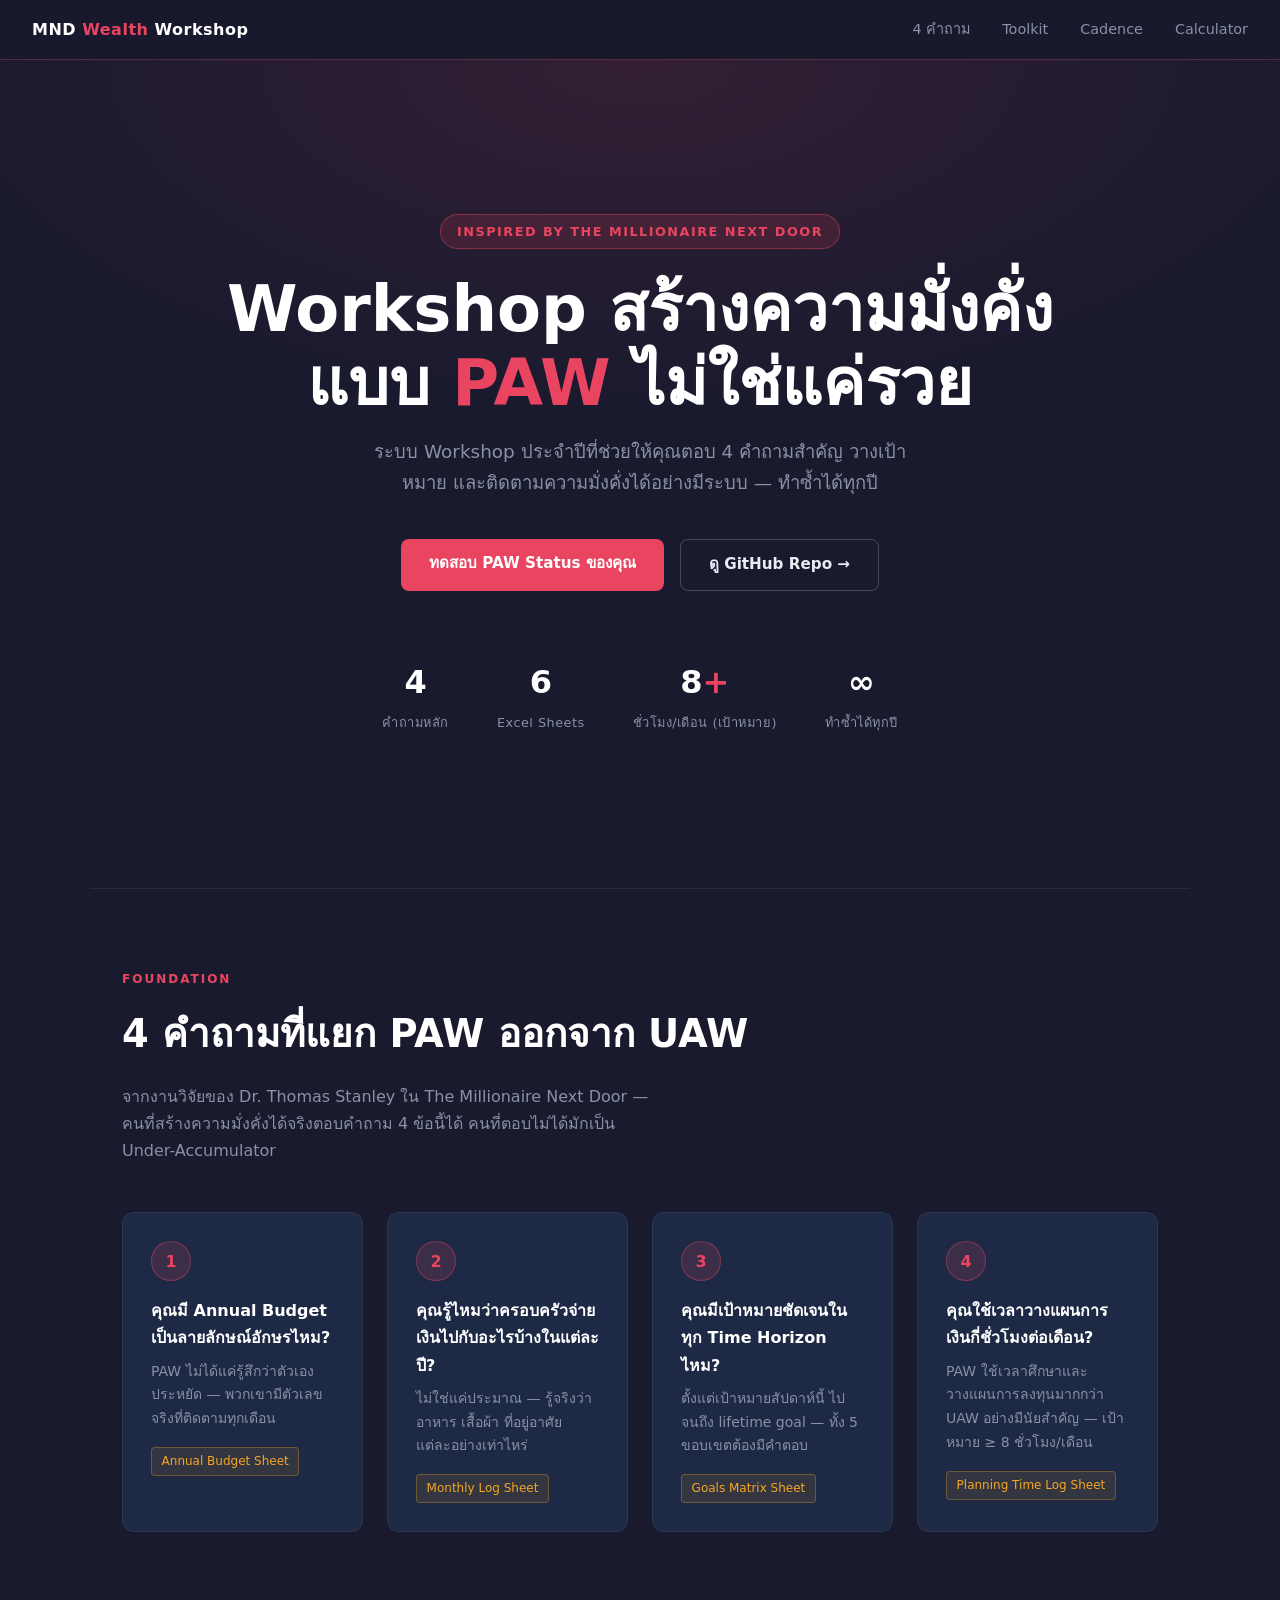
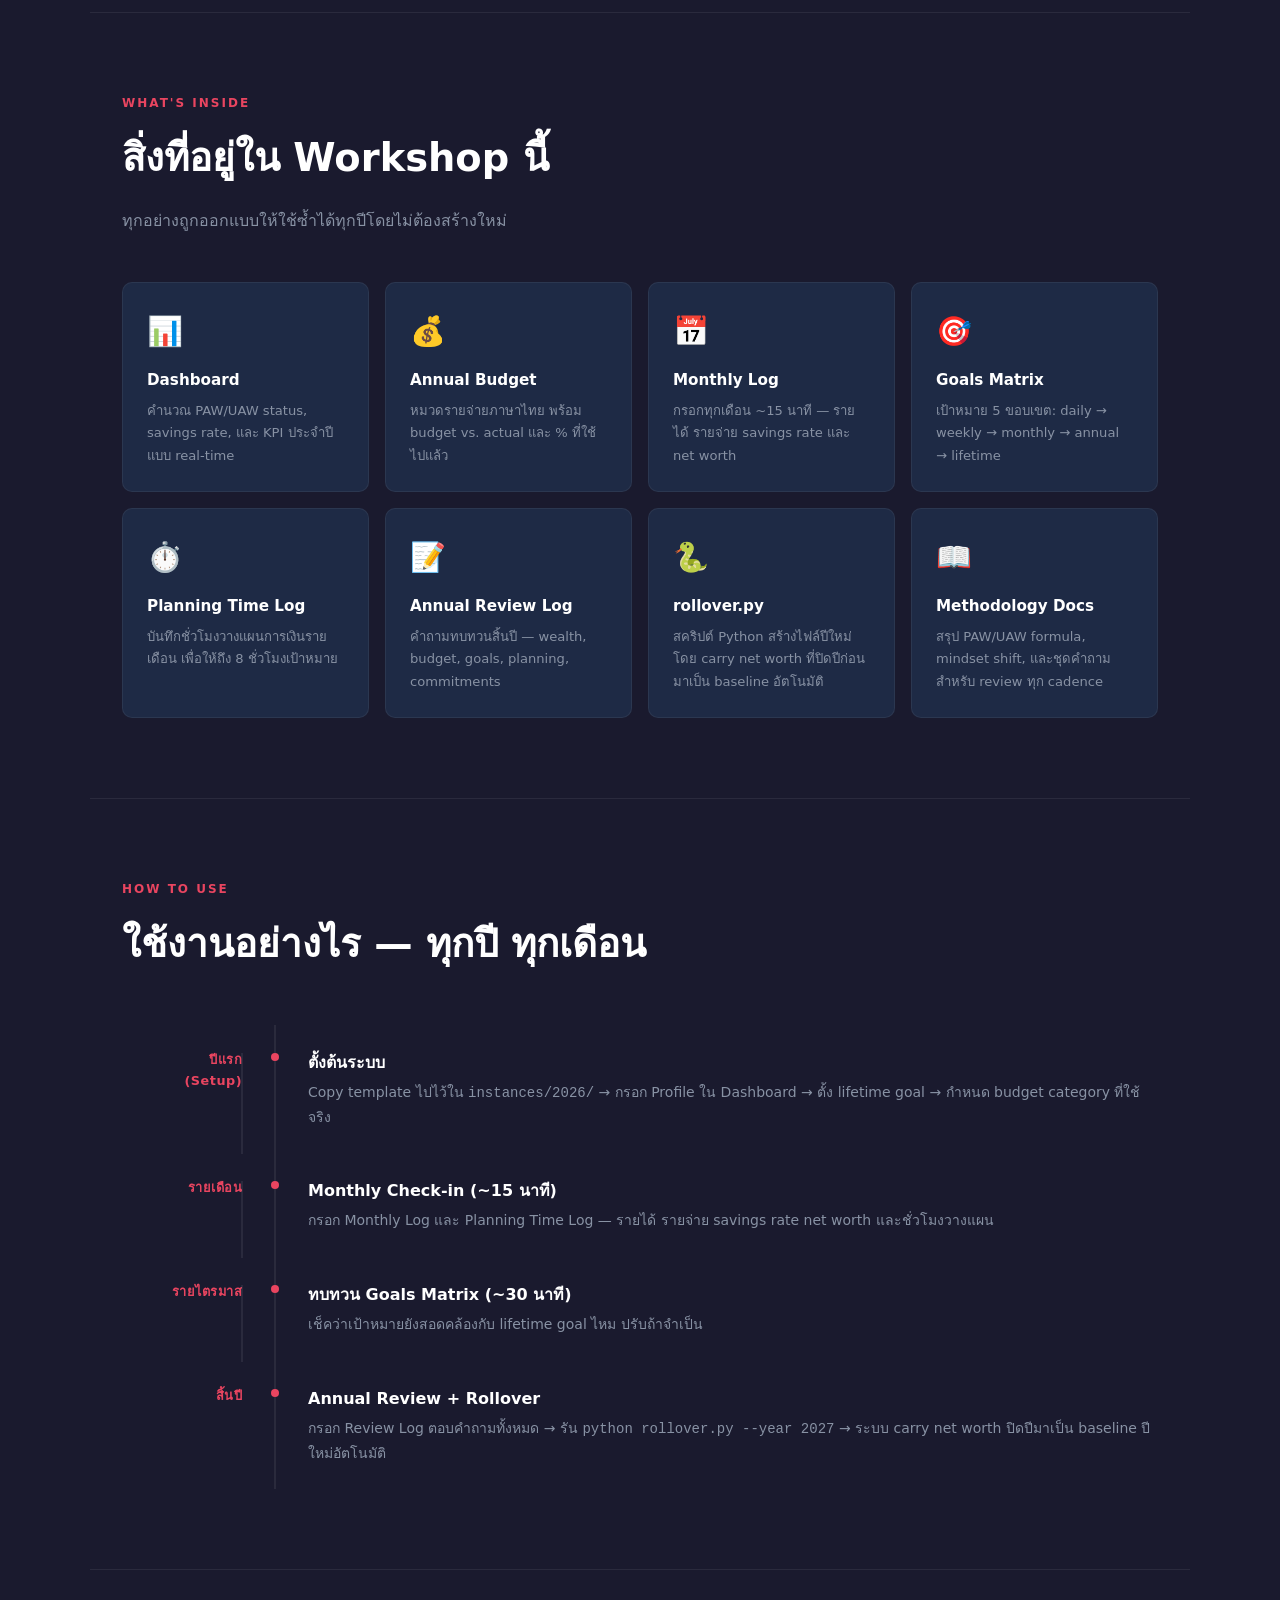
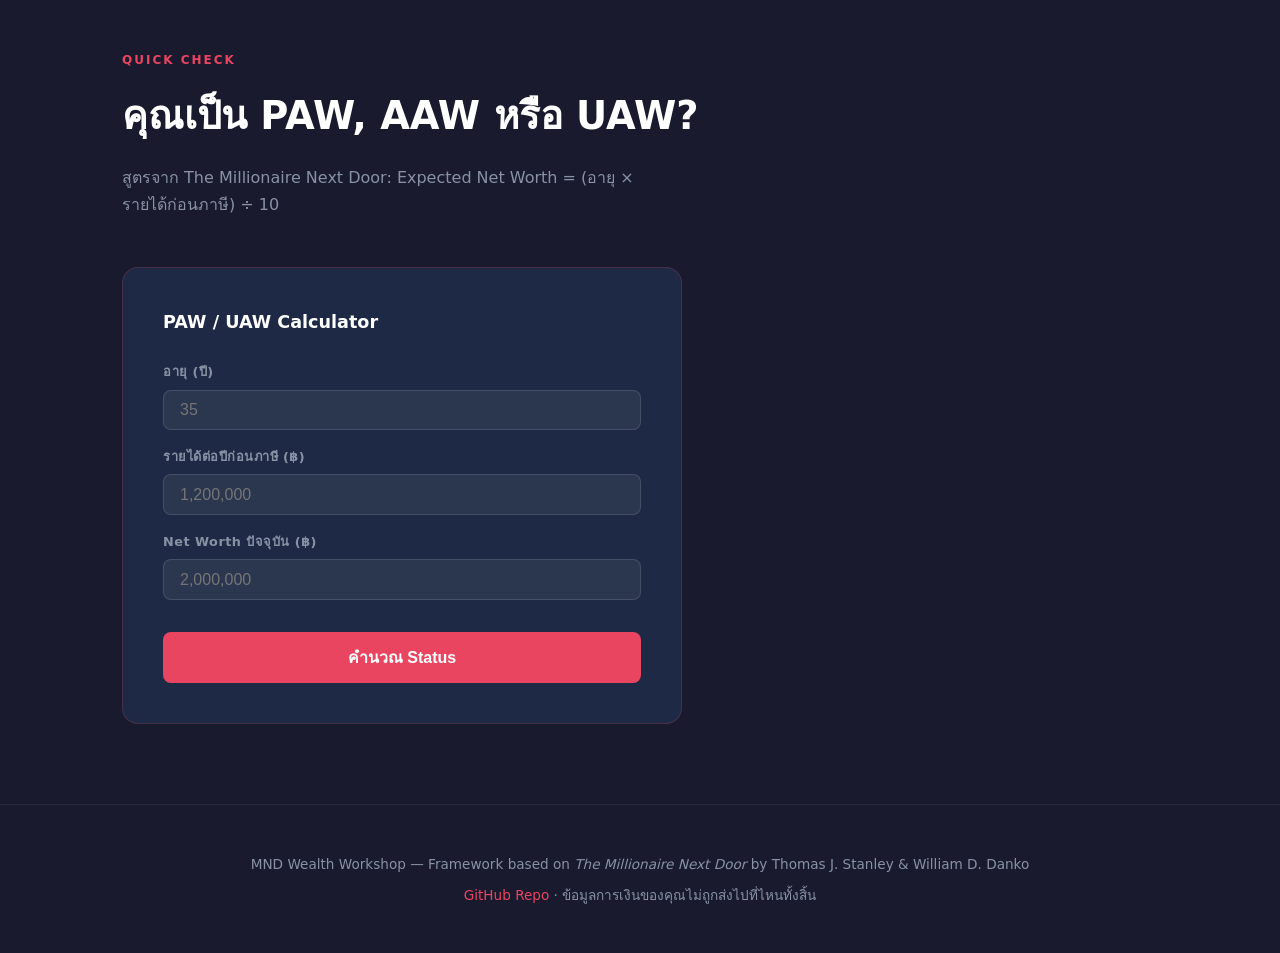
<file: index.html>
<!DOCTYPE html>
<html lang="th">
<head>
<meta charset="UTF-8">
<meta name="viewport" content="width=device-width, initial-scale=1.0">
<title>MND Wealth Workshop</title>
<style>
  :root {
    --navy:   #1A1A2E;
    --mid:    #16213E;
    --accent: #E94560;
    --gold:   #F5A623;
    --light:  #EAF0FB;
    --white:  #FFFFFF;
    --gray:   #8892A4;
    --green:  #27AE60;
    --text:   #E8ECF4;
    --card:   #1E2A45;
  }

  * { box-sizing: border-box; margin: 0; padding: 0; }

  body {
    font-family: 'Segoe UI', system-ui, sans-serif;
    background: var(--navy);
    color: var(--text);
    line-height: 1.7;
  }

  /* ── NAV ── */
  nav {
    position: sticky; top: 0; z-index: 100;
    background: rgba(26,26,46,.95);
    backdrop-filter: blur(8px);
    border-bottom: 1px solid rgba(233,69,96,.3);
    display: flex; align-items: center; justify-content: space-between;
    padding: 0 2rem; height: 60px;
  }
  .nav-logo { font-weight: 700; font-size: 1rem; color: var(--white); letter-spacing: .5px; }
  .nav-logo span { color: var(--accent); }
  .nav-links { display: flex; gap: 2rem; }
  .nav-links a { color: var(--gray); text-decoration: none; font-size: .9rem; transition: color .2s; }
  .nav-links a:hover { color: var(--white); }

  /* ── HERO ── */
  .hero {
    min-height: 92vh;
    display: flex; flex-direction: column;
    align-items: center; justify-content: center;
    text-align: center;
    padding: 4rem 2rem;
    background: radial-gradient(ellipse 80% 60% at 50% 0%, rgba(233,69,96,.12) 0%, transparent 70%);
  }
  .hero-badge {
    display: inline-block;
    background: rgba(233,69,96,.15);
    border: 1px solid rgba(233,69,96,.4);
    color: var(--accent);
    font-size: .8rem; font-weight: 600; letter-spacing: 1.5px;
    padding: .35rem 1rem; border-radius: 999px;
    margin-bottom: 1.5rem;
    text-transform: uppercase;
  }
  .hero h1 {
    font-size: clamp(2.2rem, 6vw, 4rem);
    font-weight: 800; line-height: 1.15;
    color: var(--white);
    margin-bottom: 1rem;
  }
  .hero h1 em { color: var(--accent); font-style: normal; }
  .hero p {
    font-size: 1.15rem; color: var(--gray);
    max-width: 560px; margin: 0 auto 2.5rem;
  }
  .hero-cta { display: flex; gap: 1rem; flex-wrap: wrap; justify-content: center; }
  .btn {
    padding: .75rem 1.75rem; border-radius: 8px;
    font-size: .95rem; font-weight: 600;
    cursor: pointer; text-decoration: none;
    transition: all .2s;
  }
  .btn-primary { background: var(--accent); color: var(--white); border: none; }
  .btn-primary:hover { background: #c73652; transform: translateY(-1px); }
  .btn-outline { background: transparent; color: var(--text); border: 1px solid rgba(255,255,255,.2); }
  .btn-outline:hover { border-color: var(--white); color: var(--white); }

  .hero-stats {
    display: flex; gap: 3rem; margin-top: 4rem;
    flex-wrap: wrap; justify-content: center;
  }
  .stat { text-align: center; }
  .stat-num { font-size: 2rem; font-weight: 800; color: var(--white); }
  .stat-num span { color: var(--accent); }
  .stat-label { font-size: .8rem; color: var(--gray); letter-spacing: .5px; margin-top: .2rem; }

  /* ── SECTION ── */
  section { padding: 5rem 2rem; max-width: 1100px; margin: 0 auto; }
  .section-label {
    font-size: .75rem; font-weight: 700; letter-spacing: 2px;
    color: var(--accent); text-transform: uppercase; margin-bottom: .75rem;
  }
  .section-title { font-size: clamp(1.6rem, 4vw, 2.4rem); font-weight: 800; color: var(--white); margin-bottom: 1rem; }
  .section-sub { color: var(--gray); max-width: 540px; }

  /* ── DIVIDER ── */
  .divider { border: none; border-top: 1px solid rgba(255,255,255,.07); max-width: 1100px; margin: 0 auto; }

  /* ── 4 QUESTIONS ── */
  .questions-grid {
    display: grid;
    grid-template-columns: repeat(auto-fit, minmax(240px, 1fr));
    gap: 1.5rem; margin-top: 3rem;
  }
  .q-card {
    background: var(--card);
    border: 1px solid rgba(255,255,255,.06);
    border-radius: 12px; padding: 1.75rem;
    transition: border-color .2s, transform .2s;
  }
  .q-card:hover { border-color: var(--accent); transform: translateY(-3px); }
  .q-num {
    width: 40px; height: 40px; border-radius: 50%;
    background: rgba(233,69,96,.15); border: 1px solid rgba(233,69,96,.4);
    color: var(--accent); font-weight: 800; font-size: 1rem;
    display: flex; align-items: center; justify-content: center;
    margin-bottom: 1rem;
  }
  .q-card h3 { font-size: 1rem; color: var(--white); margin-bottom: .5rem; }
  .q-card p { font-size: .875rem; color: var(--gray); }
  .q-tag {
    display: inline-block; margin-top: 1rem;
    background: rgba(245,166,35,.1); border: 1px solid rgba(245,166,35,.3);
    color: var(--gold); font-size: .75rem; padding: .2rem .6rem; border-radius: 4px;
  }

  /* ── TOOLKIT ── */
  .toolkit-grid {
    display: grid;
    grid-template-columns: repeat(auto-fit, minmax(200px, 1fr));
    gap: 1rem; margin-top: 3rem;
  }
  .tool-card {
    background: var(--card);
    border: 1px solid rgba(255,255,255,.06);
    border-radius: 10px; padding: 1.5rem;
  }
  .tool-icon { font-size: 1.8rem; margin-bottom: .75rem; }
  .tool-card h3 { font-size: .95rem; color: var(--white); margin-bottom: .4rem; }
  .tool-card p { font-size: .82rem; color: var(--gray); }

  /* ── CADENCE TIMELINE ── */
  .timeline { margin-top: 3rem; display: flex; flex-direction: column; gap: 0; }
  .timeline-item {
    display: grid; grid-template-columns: 120px 1fr;
    gap: 0 2rem; position: relative;
  }
  .timeline-item::before {
    content: '';
    position: absolute; left: 119px; top: 28px; bottom: -1px;
    width: 2px; background: rgba(255,255,255,.07);
  }
  .timeline-item:last-child::before { display: none; }
  .t-period {
    padding: 1.5rem 0;
    font-size: .8rem; font-weight: 700; color: var(--accent);
    letter-spacing: .5px; text-align: right;
  }
  .t-body {
    border-left: 2px solid rgba(255,255,255,.07);
    padding: 1.5rem 0 1.5rem 2rem;
    position: relative;
  }
  .t-body::before {
    content: '';
    position: absolute; left: -5px; top: 28px;
    width: 8px; height: 8px; border-radius: 50%;
    background: var(--accent);
  }
  .t-body h3 { font-size: 1rem; color: var(--white); margin-bottom: .3rem; }
  .t-body p { font-size: .875rem; color: var(--gray); }

  /* ── PAW CALCULATOR ── */
  .calc-box {
    background: var(--card);
    border: 1px solid rgba(233,69,96,.2);
    border-radius: 16px; padding: 2.5rem;
    margin-top: 3rem; max-width: 560px;
  }
  .calc-box h3 { font-size: 1.1rem; color: var(--white); margin-bottom: 1.5rem; }
  .calc-row { display: flex; flex-direction: column; gap: .4rem; margin-bottom: 1rem; }
  .calc-row label { font-size: .8rem; color: var(--gray); font-weight: 600; letter-spacing: .5px; }
  .calc-row input {
    background: rgba(255,255,255,.06);
    border: 1px solid rgba(255,255,255,.12);
    border-radius: 8px; color: var(--white);
    font-size: 1rem; padding: .65rem 1rem;
    outline: none; transition: border-color .2s;
    width: 100%;
  }
  .calc-row input:focus { border-color: var(--accent); }
  .calc-result {
    background: rgba(233,69,96,.08);
    border: 1px solid rgba(233,69,96,.2);
    border-radius: 10px; padding: 1.25rem;
    margin-top: 1.5rem; display: none;
  }
  .calc-result.show { display: block; }
  .result-label { font-size: .8rem; color: var(--gray); margin-bottom: .25rem; }
  .result-value { font-size: 1.5rem; font-weight: 800; color: var(--white); }
  .result-status { font-size: 1.1rem; font-weight: 700; margin-top: .75rem; }
  .status-paw { color: var(--green); }
  .status-aaw { color: var(--gold); }
  .status-uaw { color: var(--accent); }
  .calc-btn {
    width: 100%; margin-top: 1rem; padding: .8rem;
    background: var(--accent); color: var(--white);
    border: none; border-radius: 8px;
    font-size: 1rem; font-weight: 700; cursor: pointer;
    transition: background .2s;
  }
  .calc-btn:hover { background: #c73652; }

  /* ── FOOTER ── */
  footer {
    text-align: center; padding: 3rem 2rem;
    border-top: 1px solid rgba(255,255,255,.07);
    color: var(--gray); font-size: .85rem;
  }
  footer a { color: var(--accent); text-decoration: none; }

  @media (max-width: 600px) {
    .hero-stats { gap: 1.5rem; }
    .timeline-item { grid-template-columns: 80px 1fr; }
    .t-period { font-size: .7rem; }
  }
</style>
</head>
<body>

<!-- NAV -->
<nav>
  <div class="nav-logo">MND <span>Wealth</span> Workshop</div>
  <div class="nav-links">
    <a href="#questions">4 คำถาม</a>
    <a href="#toolkit">Toolkit</a>
    <a href="#cadence">Cadence</a>
    <a href="#calculator">Calculator</a>
  </div>
</nav>

<!-- HERO -->
<div class="hero">
  <div class="hero-badge">Inspired by The Millionaire Next Door</div>
  <h1>Workshop สร้างความมั่งคั่ง<br>แบบ <em>PAW</em> ไม่ใช่แค่รวย</h1>
  <p>ระบบ Workshop ประจำปีที่ช่วยให้คุณตอบ 4 คำถามสำคัญ วางเป้าหมาย และติดตามความมั่งคั่งได้อย่างมีระบบ — ทำซ้ำได้ทุกปี</p>
  <div class="hero-cta">
    <a href="#calculator" class="btn btn-primary">ทดสอบ PAW Status ของคุณ</a>
    <a href="https://github.com/Paopasatiht/Millionaire-Next-Door---Wealth-Workshop" target="_blank" class="btn btn-outline">ดู GitHub Repo →</a>
  </div>
  <div class="hero-stats">
    <div class="stat">
      <div class="stat-num">4</div>
      <div class="stat-label">คำถามหลัก</div>
    </div>
    <div class="stat">
      <div class="stat-num">6</div>
      <div class="stat-label">Excel Sheets</div>
    </div>
    <div class="stat">
      <div class="stat-num">8<span>+</span></div>
      <div class="stat-label">ชั่วโมง/เดือน (เป้าหมาย)</div>
    </div>
    <div class="stat">
      <div class="stat-num">∞</div>
      <div class="stat-label">ทำซ้ำได้ทุกปี</div>
    </div>
  </div>
</div>

<hr class="divider">

<!-- 4 QUESTIONS -->
<section id="questions">
  <div class="section-label">Foundation</div>
  <div class="section-title">4 คำถามที่แยก PAW ออกจาก UAW</div>
  <p class="section-sub">จากงานวิจัยของ Dr. Thomas Stanley ใน The Millionaire Next Door — คนที่สร้างความมั่งคั่งได้จริงตอบคำถาม 4 ข้อนี้ได้ คนที่ตอบไม่ได้มักเป็น Under-Accumulator</p>
  <div class="questions-grid">
    <div class="q-card">
      <div class="q-num">1</div>
      <h3>คุณมี Annual Budget เป็นลายลักษณ์อักษรไหม?</h3>
      <p>PAW ไม่ได้แค่รู้สึกว่าตัวเองประหยัด — พวกเขามีตัวเลขจริงที่ติดตามทุกเดือน</p>
      <span class="q-tag">Annual Budget Sheet</span>
    </div>
    <div class="q-card">
      <div class="q-num">2</div>
      <h3>คุณรู้ไหมว่าครอบครัวจ่ายเงินไปกับอะไรบ้างในแต่ละปี?</h3>
      <p>ไม่ใช่แค่ประมาณ — รู้จริงว่าอาหาร เสื้อผ้า ที่อยู่อาศัย แต่ละอย่างเท่าไหร่</p>
      <span class="q-tag">Monthly Log Sheet</span>
    </div>
    <div class="q-card">
      <div class="q-num">3</div>
      <h3>คุณมีเป้าหมายชัดเจนในทุก Time Horizon ไหม?</h3>
      <p>ตั้งแต่เป้าหมายสัปดาห์นี้ ไปจนถึง lifetime goal — ทั้ง 5 ขอบเขตต้องมีคำตอบ</p>
      <span class="q-tag">Goals Matrix Sheet</span>
    </div>
    <div class="q-card">
      <div class="q-num">4</div>
      <h3>คุณใช้เวลาวางแผนการเงินกี่ชั่วโมงต่อเดือน?</h3>
      <p>PAW ใช้เวลาศึกษาและวางแผนการลงทุนมากกว่า UAW อย่างมีนัยสำคัญ — เป้าหมาย ≥ 8 ชั่วโมง/เดือน</p>
      <span class="q-tag">Planning Time Log Sheet</span>
    </div>
  </div>
</section>

<hr class="divider">

<!-- TOOLKIT -->
<section id="toolkit">
  <div class="section-label">What's Inside</div>
  <div class="section-title">สิ่งที่อยู่ใน Workshop นี้</div>
  <p class="section-sub">ทุกอย่างถูกออกแบบให้ใช้ซ้ำได้ทุกปีโดยไม่ต้องสร้างใหม่</p>
  <div class="toolkit-grid">
    <div class="tool-card">
      <div class="tool-icon">📊</div>
      <h3>Dashboard</h3>
      <p>คำนวณ PAW/UAW status, savings rate, และ KPI ประจำปีแบบ real-time</p>
    </div>
    <div class="tool-card">
      <div class="tool-icon">💰</div>
      <h3>Annual Budget</h3>
      <p>หมวดรายจ่ายภาษาไทย พร้อม budget vs. actual และ % ที่ใช้ไปแล้ว</p>
    </div>
    <div class="tool-card">
      <div class="tool-icon">📅</div>
      <h3>Monthly Log</h3>
      <p>กรอกทุกเดือน ~15 นาที — รายได้ รายจ่าย savings rate และ net worth</p>
    </div>
    <div class="tool-card">
      <div class="tool-icon">🎯</div>
      <h3>Goals Matrix</h3>
      <p>เป้าหมาย 5 ขอบเขต: daily → weekly → monthly → annual → lifetime</p>
    </div>
    <div class="tool-card">
      <div class="tool-icon">⏱️</div>
      <h3>Planning Time Log</h3>
      <p>บันทึกชั่วโมงวางแผนการเงินรายเดือน เพื่อให้ถึง 8 ชั่วโมงเป้าหมาย</p>
    </div>
    <div class="tool-card">
      <div class="tool-icon">📝</div>
      <h3>Annual Review Log</h3>
      <p>คำถามทบทวนสิ้นปี — wealth, budget, goals, planning, commitments</p>
    </div>
    <div class="tool-card">
      <div class="tool-icon">🐍</div>
      <h3>rollover.py</h3>
      <p>สคริปต์ Python สร้างไฟล์ปีใหม่โดย carry net worth ที่ปิดปีก่อนมาเป็น baseline อัตโนมัติ</p>
    </div>
    <div class="tool-card">
      <div class="tool-icon">📖</div>
      <h3>Methodology Docs</h3>
      <p>สรุป PAW/UAW formula, mindset shift, และชุดคำถามสำหรับ review ทุก cadence</p>
    </div>
  </div>
</section>

<hr class="divider">

<!-- CADENCE -->
<section id="cadence">
  <div class="section-label">How to Use</div>
  <div class="section-title">ใช้งานอย่างไร — ทุกปี ทุกเดือน</div>
  <div class="timeline">
    <div class="timeline-item">
      <div class="t-period">ปีแรก<br>(Setup)</div>
      <div class="t-body">
        <h3>ตั้งต้นระบบ</h3>
        <p>Copy template ไปไว้ใน <code>instances/2026/</code> → กรอก Profile ใน Dashboard → ตั้ง lifetime goal → กำหนด budget category ที่ใช้จริง</p>
      </div>
    </div>
    <div class="timeline-item">
      <div class="t-period">รายเดือน</div>
      <div class="t-body">
        <h3>Monthly Check-in (~15 นาที)</h3>
        <p>กรอก Monthly Log และ Planning Time Log — รายได้ รายจ่าย savings rate net worth และชั่วโมงวางแผน</p>
      </div>
    </div>
    <div class="timeline-item">
      <div class="t-period">รายไตรมาส</div>
      <div class="t-body">
        <h3>ทบทวน Goals Matrix (~30 นาที)</h3>
        <p>เช็คว่าเป้าหมายยังสอดคล้องกับ lifetime goal ไหม ปรับถ้าจำเป็น</p>
      </div>
    </div>
    <div class="timeline-item">
      <div class="t-period">สิ้นปี</div>
      <div class="t-body">
        <h3>Annual Review + Rollover</h3>
        <p>กรอก Review Log ตอบคำถามทั้งหมด → รัน <code>python rollover.py --year 2027</code> → ระบบ carry net worth ปิดปีมาเป็น baseline ปีใหม่อัตโนมัติ</p>
      </div>
    </div>
  </div>
</section>

<hr class="divider">

<!-- PAW CALCULATOR -->
<section id="calculator">
  <div class="section-label">Quick Check</div>
  <div class="section-title">คุณเป็น PAW, AAW หรือ UAW?</div>
  <p class="section-sub">สูตรจาก The Millionaire Next Door: Expected Net Worth = (อายุ × รายได้ก่อนภาษี) ÷ 10</p>
  <div class="calc-box">
    <h3>PAW / UAW Calculator</h3>
    <div class="calc-row">
      <label>อายุ (ปี)</label>
      <input type="number" id="age" placeholder="35" min="18" max="80">
    </div>
    <div class="calc-row">
      <label>รายได้ต่อปีก่อนภาษี (฿)</label>
      <input type="number" id="income" placeholder="1,200,000" min="0">
    </div>
    <div class="calc-row">
      <label>Net Worth ปัจจุบัน (฿)</label>
      <input type="number" id="networth" placeholder="2,000,000" min="0">
    </div>
    <button class="calc-btn" onclick="calculate()">คำนวณ Status</button>
    <div class="calc-result" id="result">
      <div class="result-label">Net Worth ที่ควรมี (Expected)</div>
      <div class="result-value" id="expected">-</div>
      <div class="result-label" style="margin-top:.75rem">Multiplier (Actual ÷ Expected)</div>
      <div class="result-value" id="multiplier">-</div>
      <div class="result-status" id="status"></div>
    </div>
  </div>
</section>

<!-- FOOTER -->
<footer>
  <p>MND Wealth Workshop — Framework based on <em>The Millionaire Next Door</em> by Thomas J. Stanley & William D. Danko</p>
  <p style="margin-top:.5rem"><a href="https://github.com/Paopasatiht/Millionaire-Next-Door---Wealth-Workshop" target="_blank">GitHub Repo</a> · ข้อมูลการเงินของคุณไม่ถูกส่งไปที่ไหนทั้งสิ้น</p>
</footer>

<script>
  function fmt(n) {
    return '฿' + Math.round(n).toLocaleString('th-TH');
  }

  function calculate() {
    const age     = parseFloat(document.getElementById('age').value);
    const income  = parseFloat(document.getElementById('income').value);
    const networth = parseFloat(document.getElementById('networth').value);

    if (!age || !income || isNaN(networth)) {
      alert('กรุณากรอกข้อมูลให้ครบทุกช่อง');
      return;
    }

    const expected = (age * income) / 10;
    const multiplier = networth / expected;

    document.getElementById('expected').textContent = fmt(expected);
    document.getElementById('multiplier').textContent = multiplier.toFixed(2) + '×';

    const statusEl = document.getElementById('status');
    if (multiplier >= 2) {
      statusEl.textContent = '🏆 PAW — Prodigious Accumulator of Wealth';
      statusEl.className = 'result-status status-paw';
    } else if (multiplier >= 0.5) {
      statusEl.textContent = '📊 AAW — Average Accumulator of Wealth';
      statusEl.className = 'result-status status-aaw';
    } else {
      statusEl.textContent = '⚠️ UAW — Under-Accumulator of Wealth';
      statusEl.className = 'result-status status-uaw';
    }

    document.getElementById('result').classList.add('show');
  }

  // Allow Enter key to trigger calculation
  document.addEventListener('keydown', e => {
    if (e.key === 'Enter') calculate();
  });
</script>

</body>
</html>
</file>
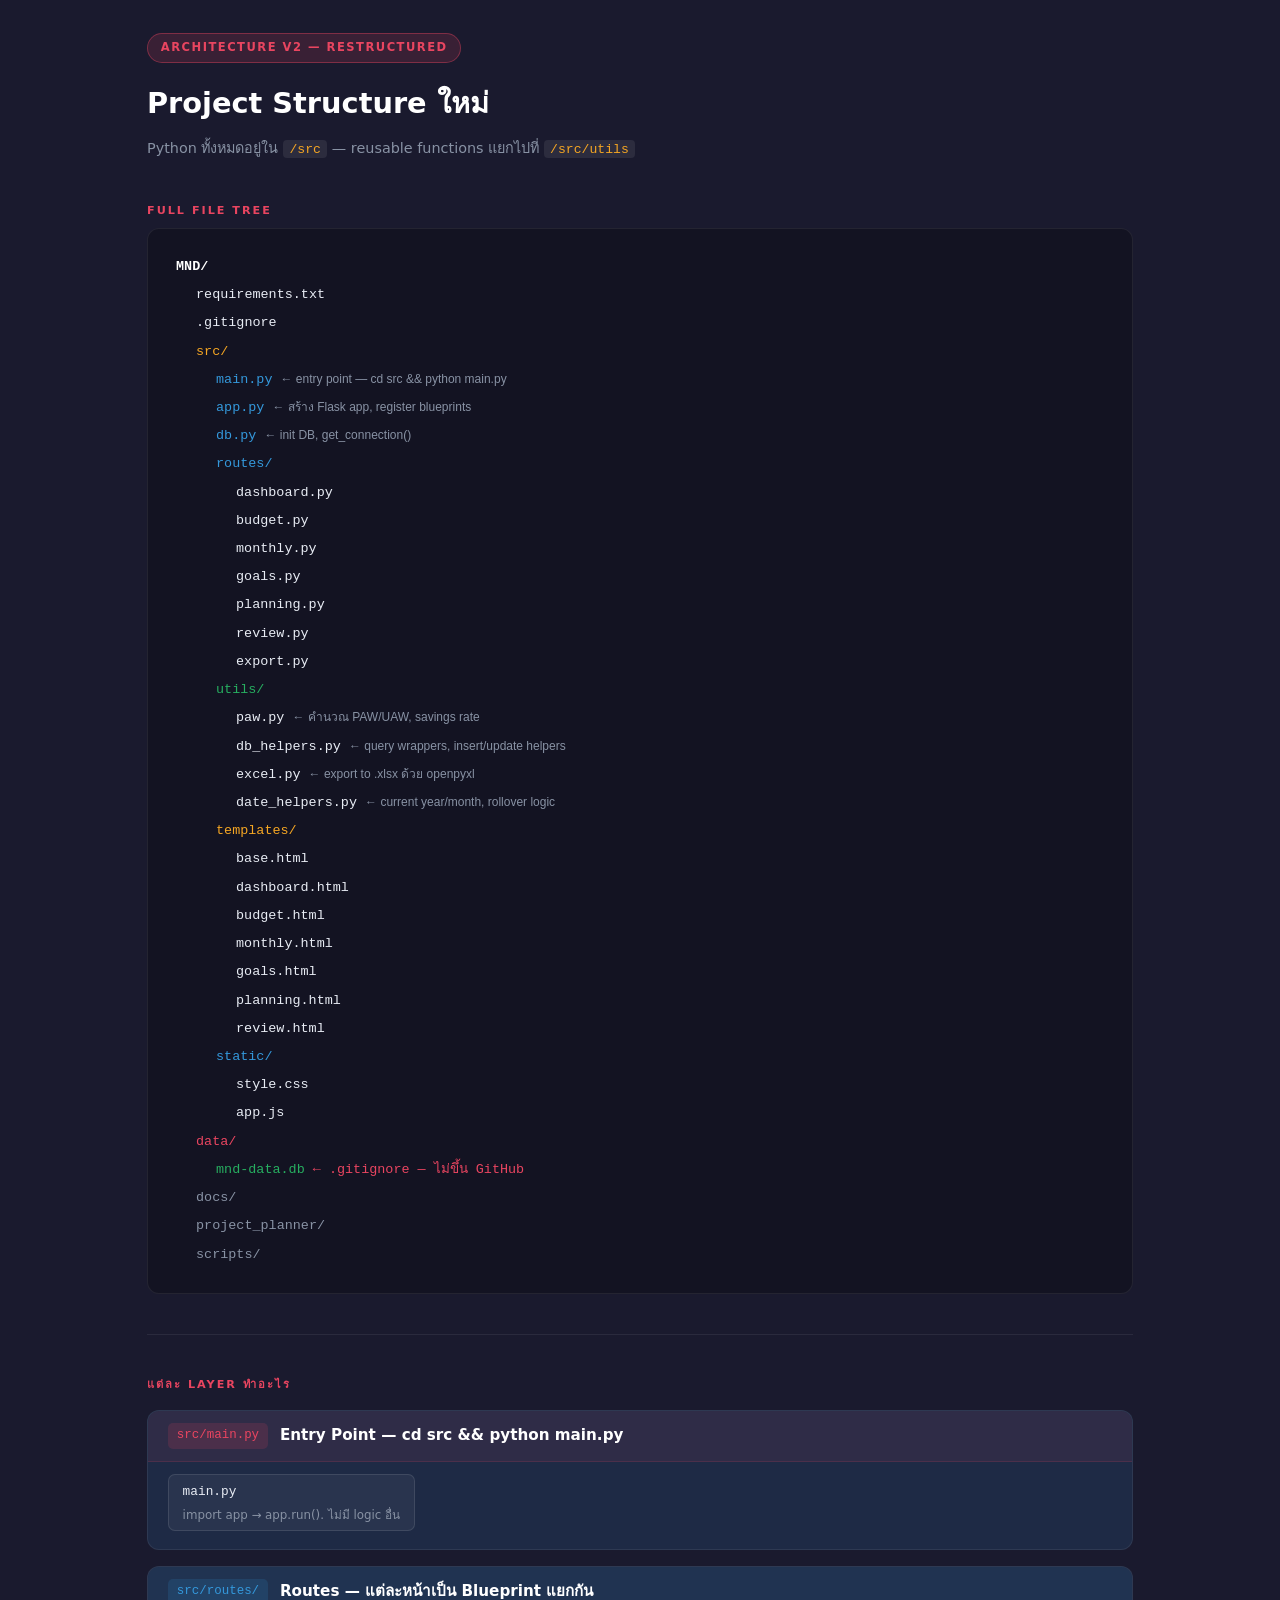
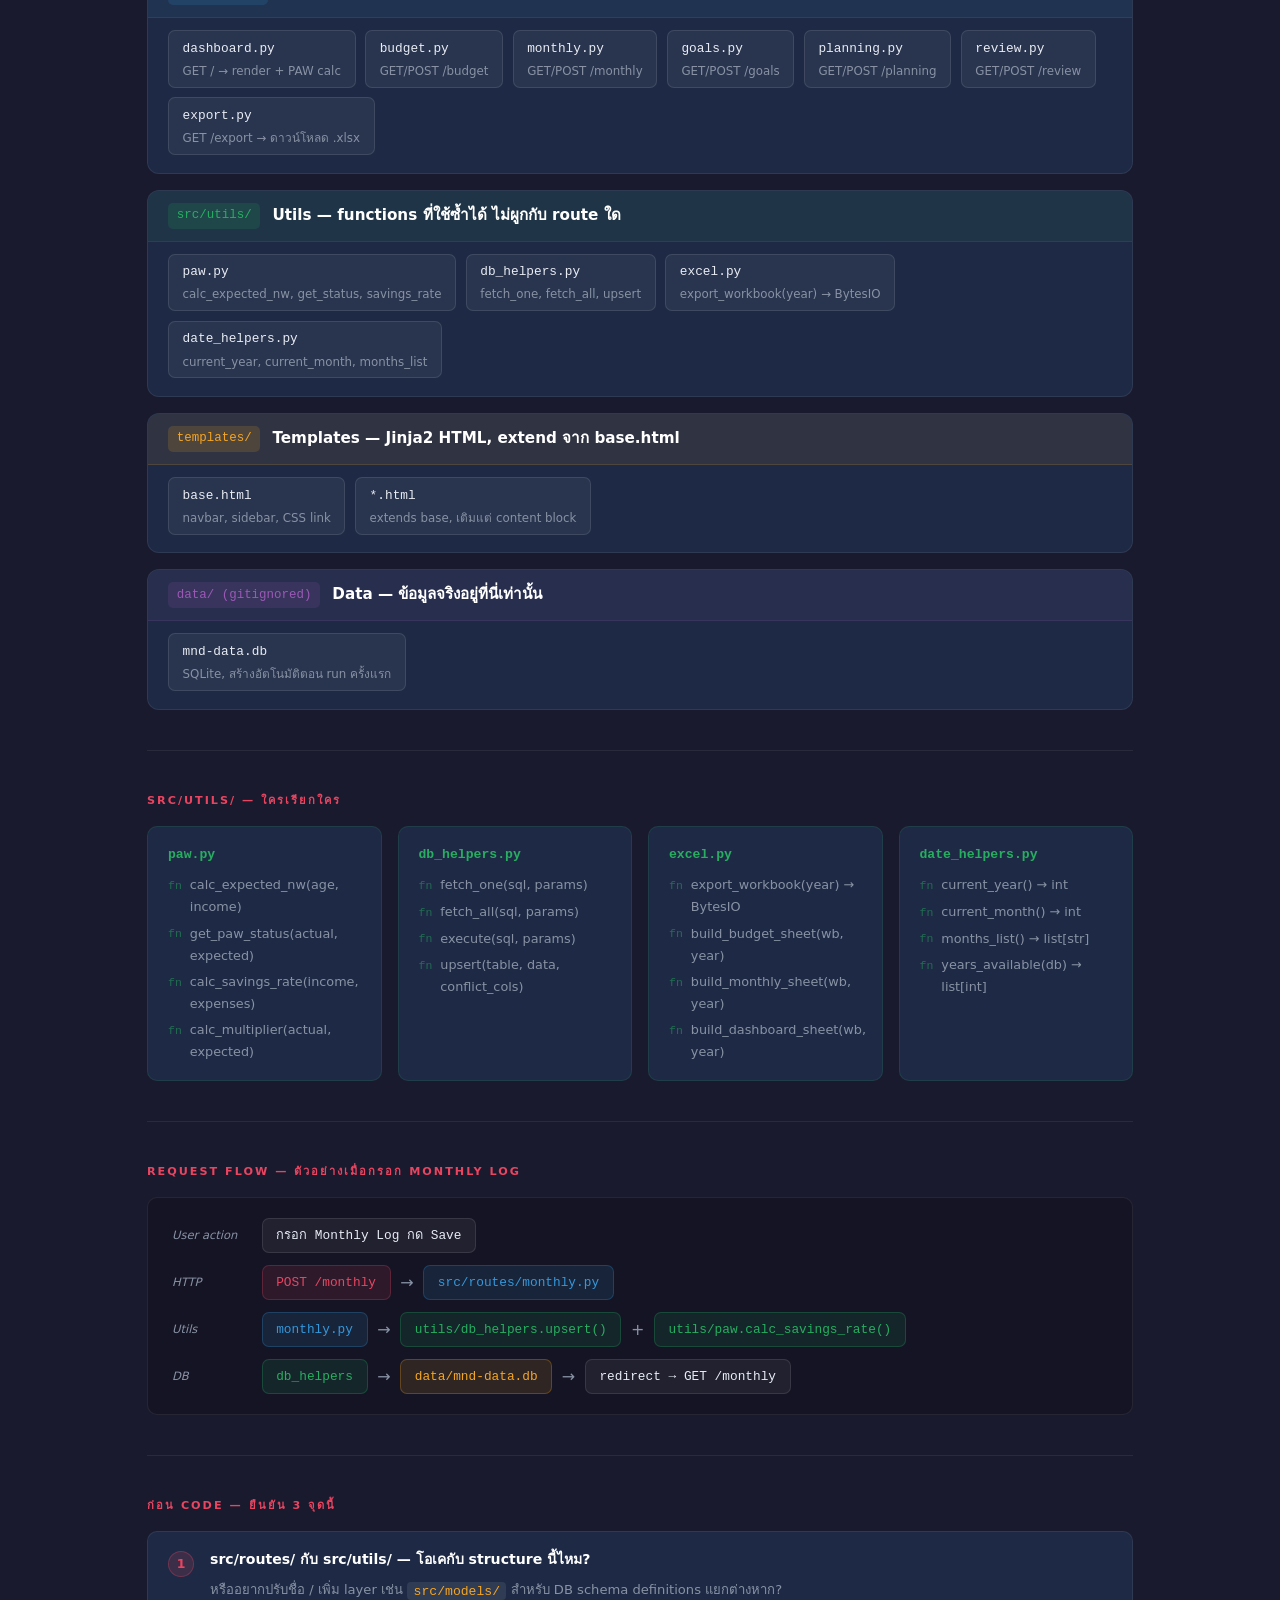
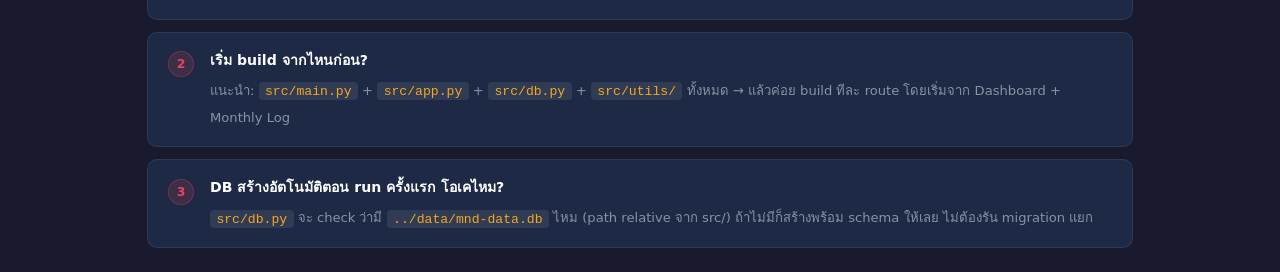
<file: project_planner/architecture-concept.html>
<!DOCTYPE html>
<html lang="th">
<head>
<meta charset="UTF-8">
<meta name="viewport" content="width=device-width, initial-scale=1.0">
<title>Architecture Concept v2 — MND Workshop</title>
<style>
  :root {
    --navy:   #1A1A2E;
    --mid:    #16213E;
    --accent: #E94560;
    --gold:   #F5A623;
    --green:  #27AE60;
    --blue:   #3498DB;
    --purple: #9B59B6;
    --white:  #FFFFFF;
    --gray:   #8892A4;
    --text:   #E8ECF4;
    --card:   #1E2A45;
    --border: rgba(255,255,255,.07);
  }
  * { box-sizing: border-box; margin: 0; padding: 0; }
  body {
    font-family: 'Segoe UI', system-ui, sans-serif;
    background: var(--navy); color: var(--text);
    line-height: 1.7; padding: 2rem;
    max-width: 1050px; margin: 0 auto;
  }
  h1 { font-size: 1.8rem; font-weight: 800; color: var(--white); margin-bottom: .5rem; }
  h2 { font-size: 1.05rem; font-weight: 700; color: var(--white); margin-bottom: 1rem; }
  .badge {
    display: inline-block;
    background: rgba(233,69,96,.15); border: 1px solid rgba(233,69,96,.4);
    color: var(--accent); font-size: .72rem; font-weight: 700;
    letter-spacing: 1.5px; padding: .25rem .8rem;
    border-radius: 999px; text-transform: uppercase; margin-bottom: 1rem;
  }
  .subtitle { color: var(--gray); font-size: .9rem; margin-bottom: 2.5rem; }
  hr { border: none; border-top: 1px solid var(--border); margin: 2.5rem 0; }
  code {
    background: rgba(255,255,255,.08); border-radius: 4px;
    padding: .1rem .4rem; font-size: .82rem; color: var(--gold);
    font-family: 'Consolas', monospace;
  }
  .sec-label {
    font-size: .7rem; font-weight: 700; letter-spacing: 2px;
    color: var(--accent); text-transform: uppercase; margin-bottom: .5rem;
  }

  /* ── FILE TREE ── */
  .tree {
    background: rgba(0,0,0,.25); border: 1px solid var(--border);
    border-radius: 12px; padding: 1.5rem 1.75rem;
    font-family: 'Consolas', monospace; font-size: .84rem; line-height: 2.1;
  }
  .t-root   { color: var(--white); font-weight: 700; }
  .t-dir    { color: var(--gold); }
  .t-file   { color: var(--text); }
  .t-note   { color: var(--gray); font-size: .75rem; font-family: 'Segoe UI', sans-serif; }
  .t-git    { color: var(--accent); }
  .t-priv   { color: var(--green); }
  .t-entry  { color: var(--blue); }
  .indent1  { padding-left: 1.25rem; }
  .indent2  { padding-left: 2.5rem; }
  .indent3  { padding-left: 3.75rem; }

  /* ── LAYER CARDS ── */
  .layers { display: flex; flex-direction: column; gap: 1rem; margin-top: 1rem; }
  .layer-card {
    background: var(--card); border: 1px solid var(--border);
    border-radius: 12px; overflow: hidden;
  }
  .layer-header {
    padding: .75rem 1.25rem;
    display: flex; align-items: center; gap: .75rem;
  }
  .layer-header h3 { font-size: .95rem; color: var(--white); }
  .layer-header .layer-path {
    font-family: 'Consolas', monospace; font-size: .78rem;
    padding: .15rem .55rem; border-radius: 5px;
  }
  .layer-body { padding: .75rem 1.25rem 1.1rem; }
  .file-list { display: flex; flex-wrap: wrap; gap: .6rem; }
  .file-chip {
    background: rgba(255,255,255,.05); border: 1px solid rgba(255,255,255,.1);
    border-radius: 7px; padding: .35rem .85rem;
    font-size: .8rem;
  }
  .file-chip .fname { color: var(--text); font-family: 'Consolas', monospace; }
  .file-chip .fdesc { color: var(--gray); font-size: .74rem; display: block; margin-top: .1rem; }

  /* layer colors */
  .lh-entry  { background: rgba(233,69,96,.08); border-bottom: 1px solid rgba(233,69,96,.15); }
  .lh-routes { background: rgba(52,152,219,.08); border-bottom: 1px solid rgba(52,152,219,.15); }
  .lh-utils  { background: rgba(39,174,96,.08);  border-bottom: 1px solid rgba(39,174,96,.15); }
  .lh-tmpl   { background: rgba(245,166,35,.08); border-bottom: 1px solid rgba(245,166,35,.15); }
  .lh-data   { background: rgba(155,89,182,.08); border-bottom: 1px solid rgba(155,89,182,.15); }

  .path-entry  { background: rgba(233,69,96,.15); color: var(--accent); }
  .path-routes { background: rgba(52,152,219,.15); color: var(--blue); }
  .path-utils  { background: rgba(39,174,96,.15); color: var(--green); }
  .path-tmpl   { background: rgba(245,166,35,.15); color: var(--gold); }
  .path-data   { background: rgba(155,89,182,.15); color: var(--purple); }

  /* ── UTILS DETAIL ── */
  .utils-grid { display: grid; grid-template-columns: repeat(auto-fit, minmax(220px, 1fr)); gap: 1rem; margin-top: 1rem; }
  .util-card {
    background: var(--card); border: 1px solid rgba(39,174,96,.15);
    border-radius: 10px; padding: 1.1rem 1.25rem;
  }
  .util-file { font-family: 'Consolas', monospace; font-size: .82rem; color: var(--green); margin-bottom: .5rem; font-weight: 700; }
  .util-card ul { list-style: none; display: flex; flex-direction: column; gap: .3rem; }
  .util-card li { font-size: .8rem; color: var(--gray); display: flex; gap: .5rem; }
  .util-card li::before { content: 'fn'; color: rgba(39,174,96,.5); font-family: 'Consolas', monospace; font-size: .72rem; flex-shrink: 0; margin-top: .1rem; }

  /* ── FLOW ── */
  .flow-box {
    background: rgba(0,0,0,.2); border: 1px solid var(--border);
    border-radius: 10px; padding: 1.25rem 1.5rem; margin-top: 1rem;
  }
  .flow-row { display: flex; align-items: center; gap: .6rem; flex-wrap: wrap; margin-bottom: .75rem; }
  .flow-row:last-child { margin-bottom: 0; }
  .fnode {
    border-radius: 7px; padding: .35rem .85rem;
    font-size: .8rem; font-family: 'Consolas', monospace;
  }
  .fn-red    { background: rgba(233,69,96,.12); border: 1px solid rgba(233,69,96,.25); color: var(--accent); }
  .fn-blue   { background: rgba(52,152,219,.12); border: 1px solid rgba(52,152,219,.25); color: var(--blue); }
  .fn-green  { background: rgba(39,174,96,.12); border: 1px solid rgba(39,174,96,.25); color: var(--green); }
  .fn-gold   { background: rgba(245,166,35,.12); border: 1px solid rgba(245,166,35,.25); color: var(--gold); }
  .fn-gray   { background: rgba(255,255,255,.06); border: 1px solid rgba(255,255,255,.1); color: var(--text); }
  .arrow { color: var(--gray); }
  .flow-label { font-size: .72rem; color: var(--gray); min-width: 80px; font-style: italic; }

  /* ── OPEN QUESTIONS ── */
  .q-list { display: flex; flex-direction: column; gap: .75rem; margin-top: 1rem; }
  .q-item {
    background: var(--card); border: 1px solid var(--border);
    border-radius: 10px; padding: 1rem 1.25rem;
    display: flex; gap: 1rem;
  }
  .q-num {
    width: 26px; height: 26px; border-radius: 50%; flex-shrink: 0;
    background: rgba(233,69,96,.15); border: 1px solid rgba(233,69,96,.3);
    color: var(--accent); font-size: .78rem; font-weight: 700;
    display: flex; align-items: center; justify-content: center; margin-top: .15rem;
  }
  .q-item strong { color: var(--white); display: block; font-size: .88rem; margin-bottom: .2rem; }
  .q-item span   { color: var(--gray); font-size: .82rem; }
</style>
</head>
<body>

<div class="badge">Architecture v2 — Restructured</div>
<h1>Project Structure ใหม่</h1>
<p class="subtitle">Python ทั้งหมดอยู่ใน <code>/src</code> — reusable functions แยกไปที่ <code>/src/utils</code></p>

<!-- FILE TREE -->
<div class="sec-label">Full File Tree</div>
<div class="tree">
  <div class="t-root">MND/</div>

  <div class="indent1"><span class="t-file">requirements.txt</span></div>
  <div class="indent1"><span class="t-file">.gitignore</span></div>

  <div class="indent1 t-dir">src/</div>
  <div class="indent2"><span class="t-entry">main.py</span> <span class="t-note">← entry point — cd src &amp;&amp; python main.py</span></div>
  <div class="indent2"><span class="t-entry">app.py</span> <span class="t-note">← สร้าง Flask app, register blueprints</span></div>
  <div class="indent2"><span class="t-entry">db.py</span> <span class="t-note">← init DB, get_connection()</span></div>

  <div class="indent2 t-dir" style="color:var(--blue)">routes/</div>
  <div class="indent3"><span class="t-file">dashboard.py</span></div>
  <div class="indent3"><span class="t-file">budget.py</span></div>
  <div class="indent3"><span class="t-file">monthly.py</span></div>
  <div class="indent3"><span class="t-file">goals.py</span></div>
  <div class="indent3"><span class="t-file">planning.py</span></div>
  <div class="indent3"><span class="t-file">review.py</span></div>
  <div class="indent3"><span class="t-file">export.py</span></div>

  <div class="indent2 t-dir" style="color:var(--green)">utils/</div>
  <div class="indent3"><span class="t-file">paw.py</span> <span class="t-note">← คำนวณ PAW/UAW, savings rate</span></div>
  <div class="indent3"><span class="t-file">db_helpers.py</span> <span class="t-note">← query wrappers, insert/update helpers</span></div>
  <div class="indent3"><span class="t-file">excel.py</span> <span class="t-note">← export to .xlsx ด้วย openpyxl</span></div>
  <div class="indent3"><span class="t-file">date_helpers.py</span> <span class="t-note">← current year/month, rollover logic</span></div>

  <div class="indent2 t-dir" style="color:var(--gold)">templates/</div>
  <div class="indent3"><span class="t-file">base.html</span></div>
  <div class="indent3"><span class="t-file">dashboard.html</span></div>
  <div class="indent3"><span class="t-file">budget.html</span></div>
  <div class="indent3"><span class="t-file">monthly.html</span></div>
  <div class="indent3"><span class="t-file">goals.html</span></div>
  <div class="indent3"><span class="t-file">planning.html</span></div>
  <div class="indent3"><span class="t-file">review.html</span></div>

  <div class="indent2 t-dir" style="color:var(--blue)">static/</div>
  <div class="indent3"><span class="t-file">style.css</span></div>
  <div class="indent3"><span class="t-file">app.js</span></div>

  <div class="indent1 t-dir t-git">data/</div>
  <div class="indent2"><span class="t-priv">mnd-data.db</span> <span class="t-git">← .gitignore — ไม่ขึ้น GitHub</span></div>

  <div class="indent1 t-dir" style="color:var(--gray)">docs/</div>
  <div class="indent1 t-dir" style="color:var(--gray)">project_planner/</div>
  <div class="indent1 t-dir" style="color:var(--gray)">scripts/</div>
</div>

<hr>

<!-- LAYERS -->
<div class="sec-label">แต่ละ Layer ทำอะไร</div>
<div class="layers">

  <div class="layer-card">
    <div class="layer-header lh-entry">
      <span class="layer-path path-entry">src/main.py</span>
      <h3>Entry Point — cd src &amp;&amp; python main.py</h3>
    </div>
    <div class="layer-body">
      <div class="file-list">
        <div class="file-chip">
          <span class="fname">main.py</span>
          <span class="fdesc">import app → app.run(). ไม่มี logic อื่น</span>
        </div>
      </div>
    </div>
  </div>

  <div class="layer-card">
    <div class="layer-header lh-routes">
      <span class="layer-path path-routes">src/routes/</span>
      <h3>Routes — แต่ละหน้าเป็น Blueprint แยกกัน</h3>
    </div>
    <div class="layer-body">
      <div class="file-list">
        <div class="file-chip"><span class="fname">dashboard.py</span><span class="fdesc">GET / → render + PAW calc</span></div>
        <div class="file-chip"><span class="fname">budget.py</span><span class="fdesc">GET/POST /budget</span></div>
        <div class="file-chip"><span class="fname">monthly.py</span><span class="fdesc">GET/POST /monthly</span></div>
        <div class="file-chip"><span class="fname">goals.py</span><span class="fdesc">GET/POST /goals</span></div>
        <div class="file-chip"><span class="fname">planning.py</span><span class="fdesc">GET/POST /planning</span></div>
        <div class="file-chip"><span class="fname">review.py</span><span class="fdesc">GET/POST /review</span></div>
        <div class="file-chip"><span class="fname">export.py</span><span class="fdesc">GET /export → ดาวน์โหลด .xlsx</span></div>
      </div>
    </div>
  </div>

  <div class="layer-card">
    <div class="layer-header lh-utils">
      <span class="layer-path path-utils">src/utils/</span>
      <h3>Utils — functions ที่ใช้ซ้ำได้ ไม่ผูกกับ route ใด</h3>
    </div>
    <div class="layer-body">
      <div class="file-list">
        <div class="file-chip"><span class="fname">paw.py</span><span class="fdesc">calc_expected_nw, get_status, savings_rate</span></div>
        <div class="file-chip"><span class="fname">db_helpers.py</span><span class="fdesc">fetch_one, fetch_all, upsert</span></div>
        <div class="file-chip"><span class="fname">excel.py</span><span class="fdesc">export_workbook(year) → BytesIO</span></div>
        <div class="file-chip"><span class="fname">date_helpers.py</span><span class="fdesc">current_year, current_month, months_list</span></div>
      </div>
    </div>
  </div>

  <div class="layer-card">
    <div class="layer-header lh-tmpl">
      <span class="layer-path path-tmpl">templates/</span>
      <h3>Templates — Jinja2 HTML, extend จาก base.html</h3>
    </div>
    <div class="layer-body">
      <div class="file-list">
        <div class="file-chip"><span class="fname">base.html</span><span class="fdesc">navbar, sidebar, CSS link</span></div>
        <div class="file-chip"><span class="fname">*.html</span><span class="fdesc">extends base, เติมแต่ content block</span></div>
      </div>
    </div>
  </div>

  <div class="layer-card">
    <div class="layer-header lh-data">
      <span class="layer-path path-data">data/ (gitignored)</span>
      <h3>Data — ข้อมูลจริงอยู่ที่นี่เท่านั้น</h3>
    </div>
    <div class="layer-body">
      <div class="file-list">
        <div class="file-chip"><span class="fname">mnd-data.db</span><span class="fdesc">SQLite, สร้างอัตโนมัติตอน run ครั้งแรก</span></div>
      </div>
    </div>
  </div>

</div>

<hr>

<!-- UTILS DETAIL -->
<div class="sec-label">src/utils/ — ใครเรียกใคร</div>
<div class="utils-grid">
  <div class="util-card">
    <div class="util-file">paw.py</div>
    <ul>
      <li>calc_expected_nw(age, income)</li>
      <li>get_paw_status(actual, expected)</li>
      <li>calc_savings_rate(income, expenses)</li>
      <li>calc_multiplier(actual, expected)</li>
    </ul>
  </div>
  <div class="util-card">
    <div class="util-file">db_helpers.py</div>
    <ul>
      <li>fetch_one(sql, params)</li>
      <li>fetch_all(sql, params)</li>
      <li>execute(sql, params)</li>
      <li>upsert(table, data, conflict_cols)</li>
    </ul>
  </div>
  <div class="util-card">
    <div class="util-file">excel.py</div>
    <ul>
      <li>export_workbook(year) → BytesIO</li>
      <li>build_budget_sheet(wb, year)</li>
      <li>build_monthly_sheet(wb, year)</li>
      <li>build_dashboard_sheet(wb, year)</li>
    </ul>
  </div>
  <div class="util-card">
    <div class="util-file">date_helpers.py</div>
    <ul>
      <li>current_year() → int</li>
      <li>current_month() → int</li>
      <li>months_list() → list[str]</li>
      <li>years_available(db) → list[int]</li>
    </ul>
  </div>
</div>

<hr>

<!-- REQUEST FLOW -->
<div class="sec-label">Request Flow — ตัวอย่างเมื่อกรอก Monthly Log</div>
<div class="flow-box">
  <div class="flow-row">
    <span class="flow-label">User action</span>
    <span class="fnode fn-gray">กรอก Monthly Log กด Save</span>
  </div>
  <div class="flow-row">
    <span class="flow-label">HTTP</span>
    <span class="fnode fn-red">POST /monthly</span>
    <span class="arrow">→</span>
    <span class="fnode fn-blue">src/routes/monthly.py</span>
  </div>
  <div class="flow-row">
    <span class="flow-label">Utils</span>
    <span class="fnode fn-blue">monthly.py</span>
    <span class="arrow">→</span>
    <span class="fnode fn-green">utils/db_helpers.upsert()</span>
    <span class="arrow">+</span>
    <span class="fnode fn-green">utils/paw.calc_savings_rate()</span>
  </div>
  <div class="flow-row">
    <span class="flow-label">DB</span>
    <span class="fnode fn-green">db_helpers</span>
    <span class="arrow">→</span>
    <span class="fnode fn-gold">data/mnd-data.db</span>
    <span class="arrow">→</span>
    <span class="fnode fn-gray">redirect → GET /monthly</span>
  </div>
</div>

<hr>

<!-- OPEN QUESTIONS -->
<div class="sec-label">ก่อน Code — ยืนยัน 3 จุดนี้</div>
<div class="q-list">
  <div class="q-item">
    <div class="q-num">1</div>
    <div>
      <strong>src/routes/ กับ src/utils/ — โอเคกับ structure นี้ไหม?</strong>
      <span>หรืออยากปรับชื่อ / เพิ่ม layer เช่น <code>src/models/</code> สำหรับ DB schema definitions แยกต่างหาก?</span>
    </div>
  </div>
  <div class="q-item">
    <div class="q-num">2</div>
    <div>
      <strong>เริ่ม build จากไหนก่อน?</strong>
      <span>แนะนำ: <code>src/main.py</code> + <code>src/app.py</code> + <code>src/db.py</code> + <code>src/utils/</code> ทั้งหมด → แล้วค่อย build ทีละ route โดยเริ่มจาก Dashboard + Monthly Log</span>
    </div>
  </div>
  <div class="q-item">
    <div class="q-num">3</div>
    <div>
      <strong>DB สร้างอัตโนมัติตอน run ครั้งแรก โอเคไหม?</strong>
      <span><code>src/db.py</code> จะ check ว่ามี <code>../data/mnd-data.db</code> ไหม (path relative จาก src/) ถ้าไม่มีก็สร้างพร้อม schema ให้เลย ไม่ต้องรัน migration แยก</span>
    </div>
  </div>
</div>

</body>
</html>
</file>
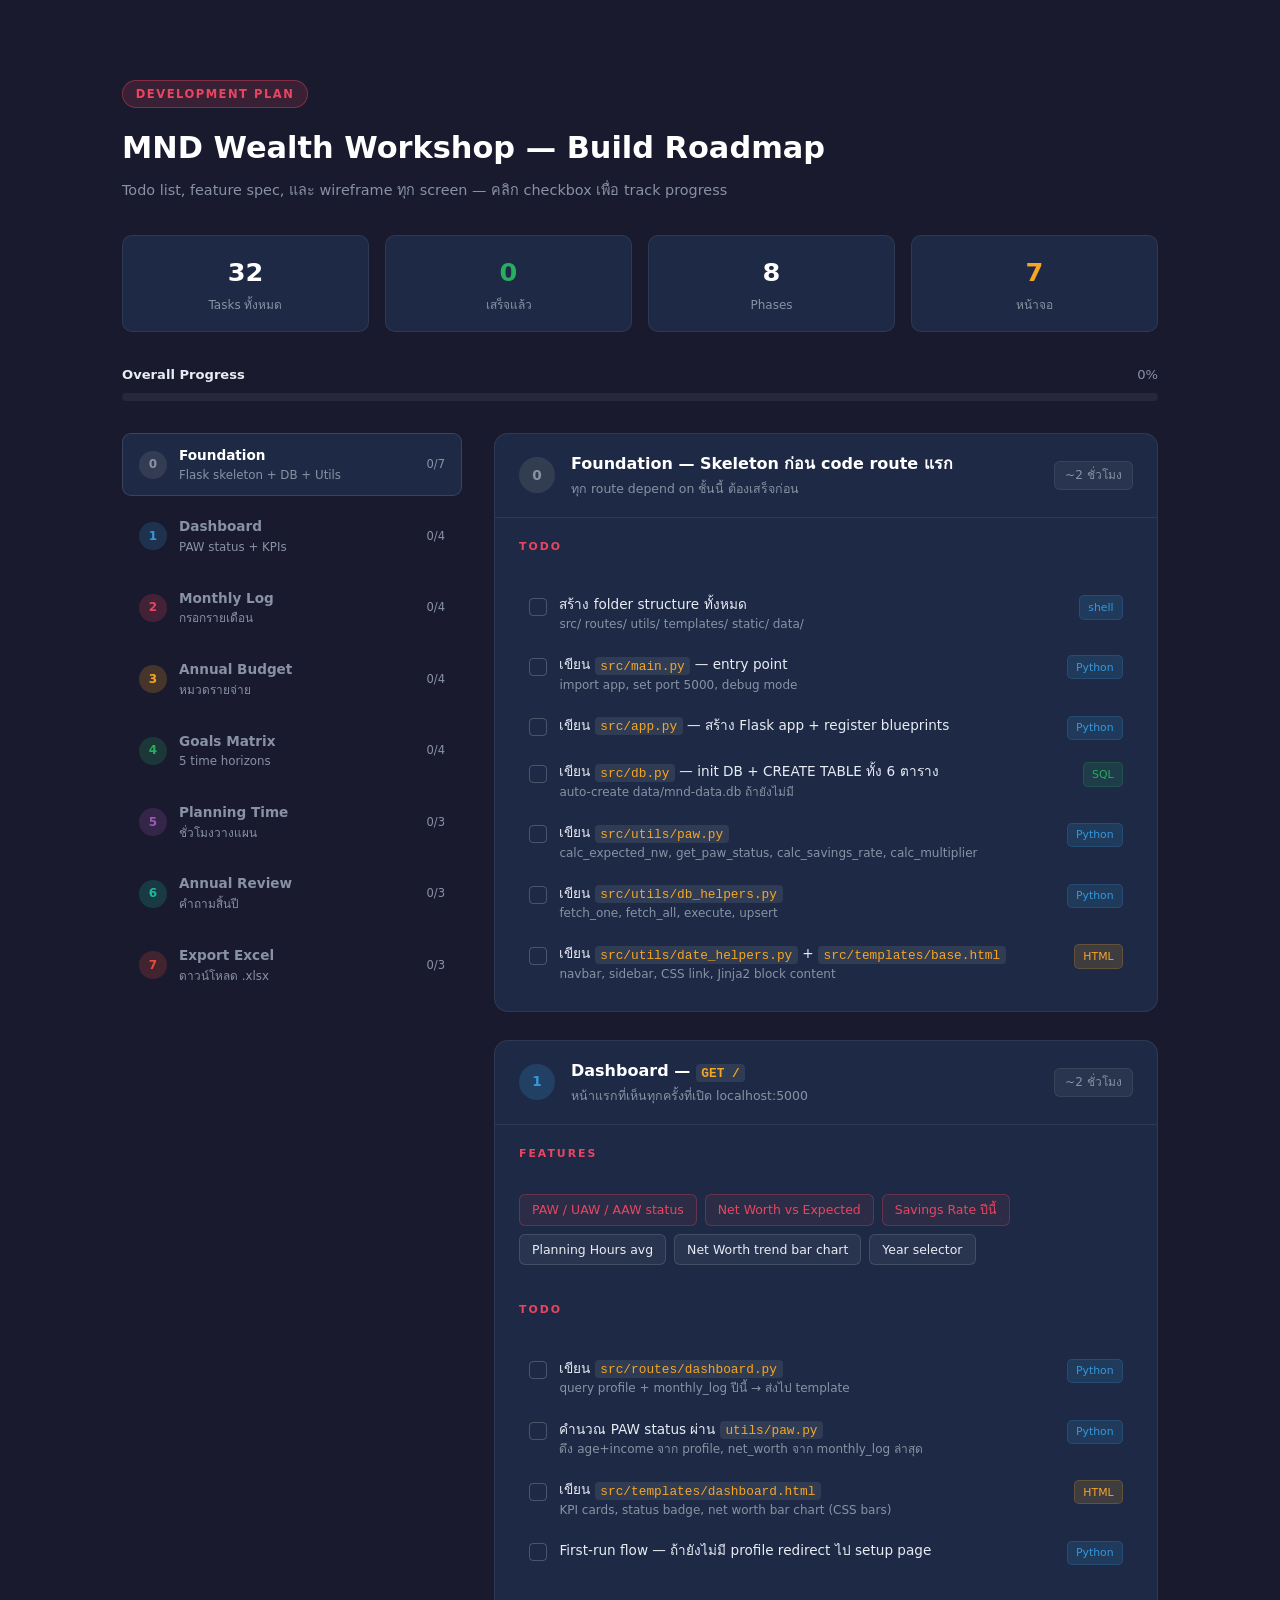
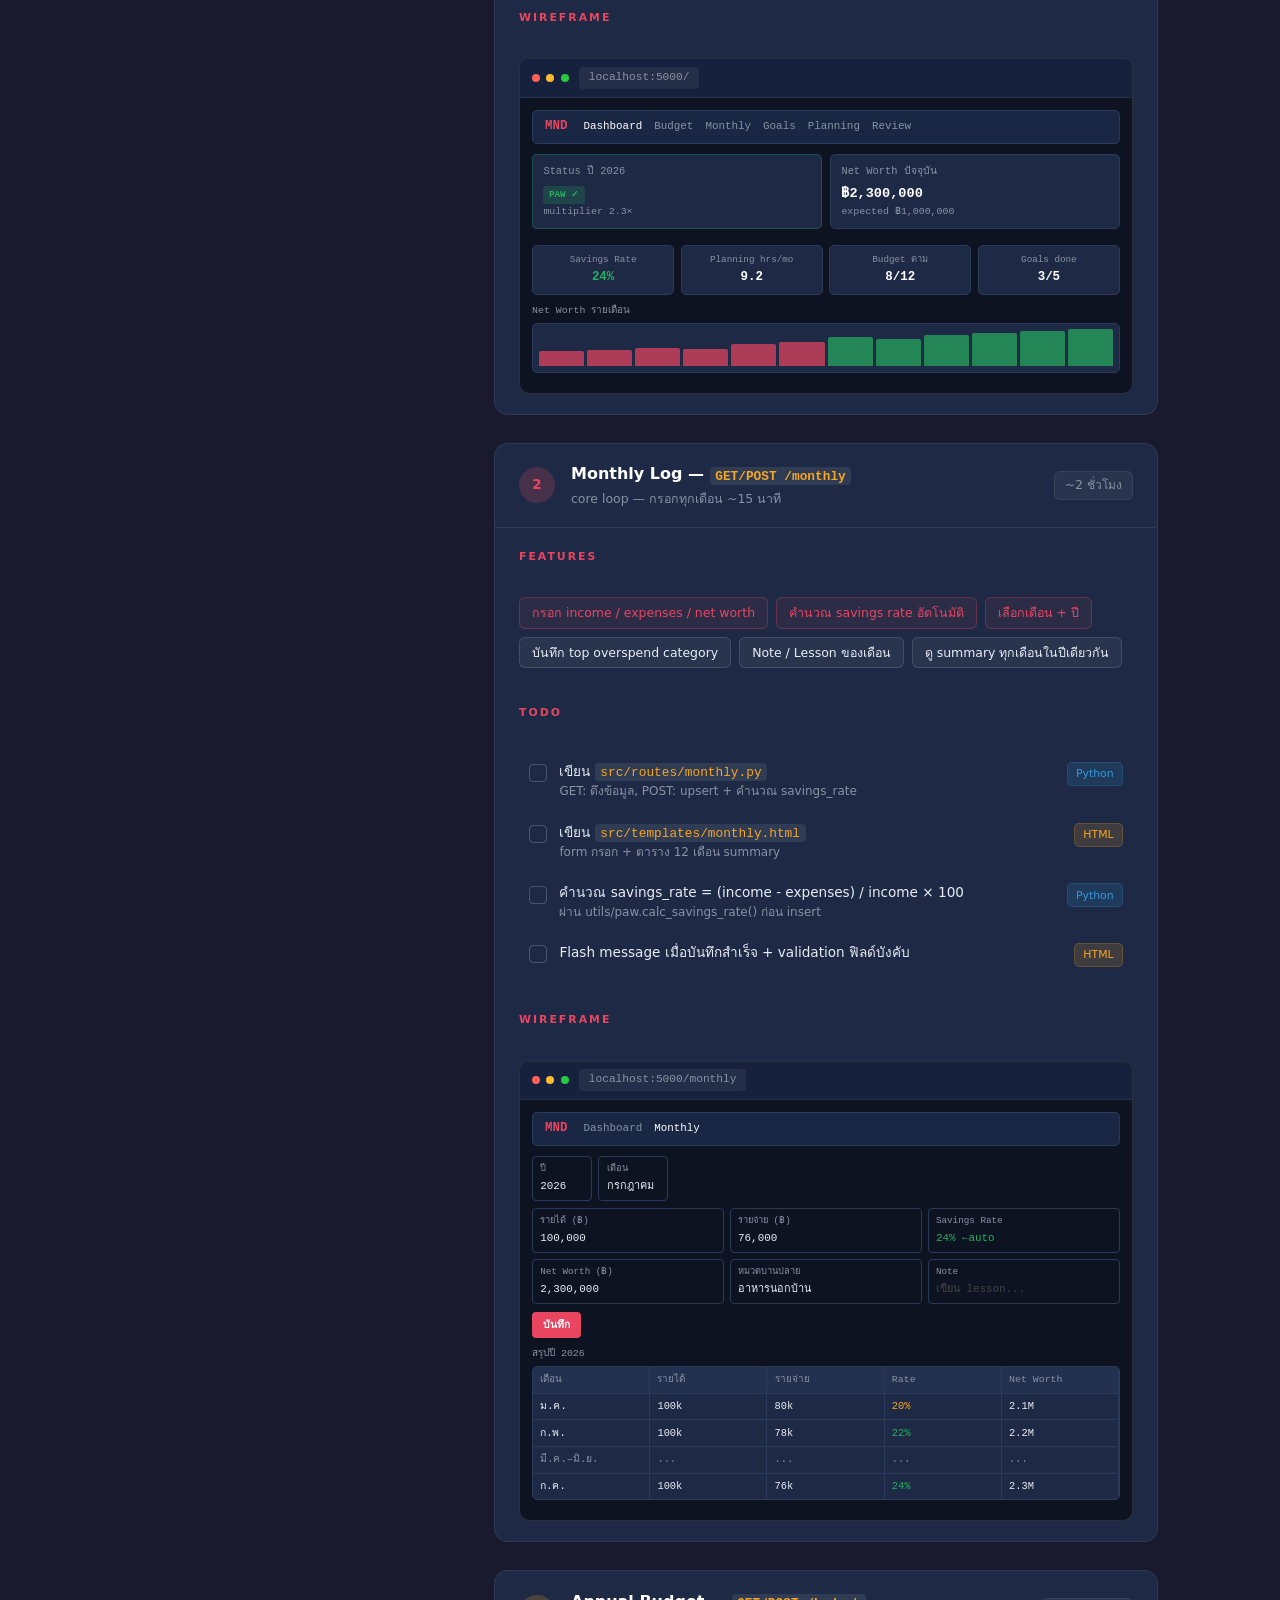
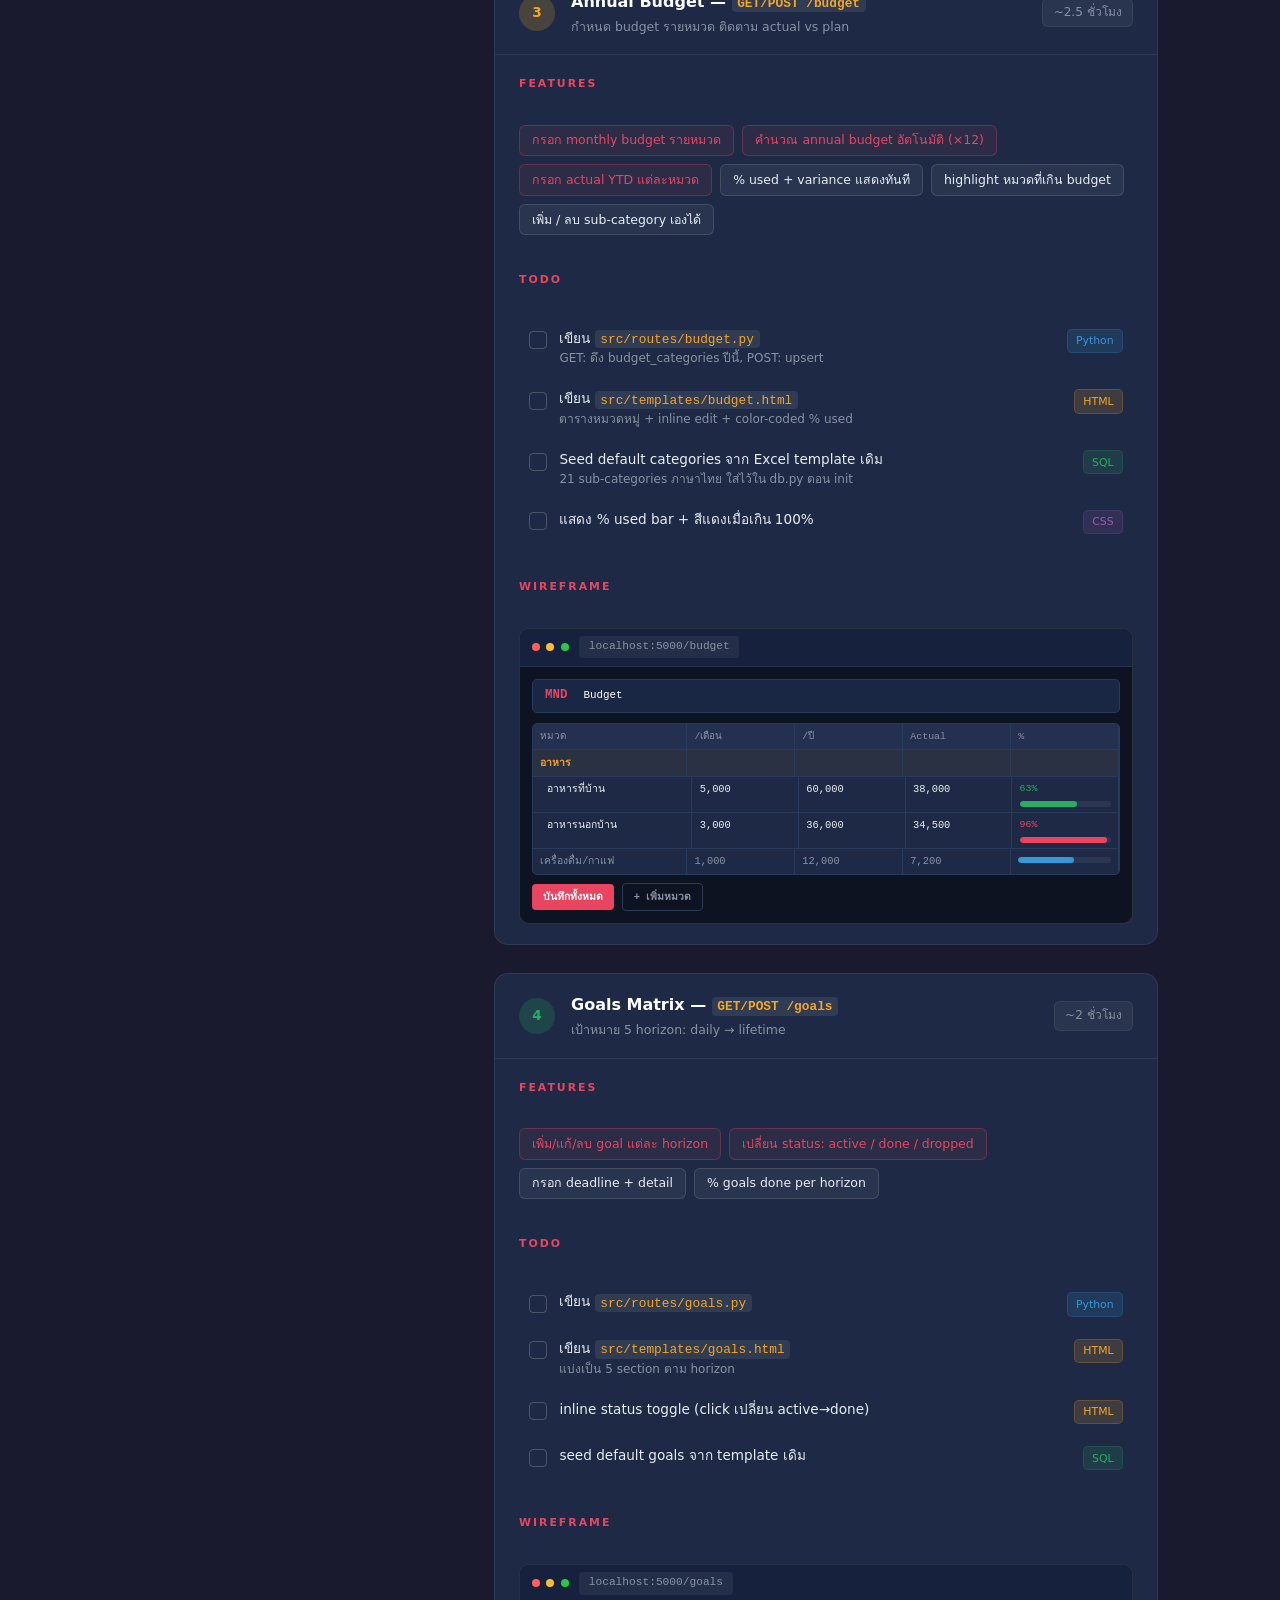
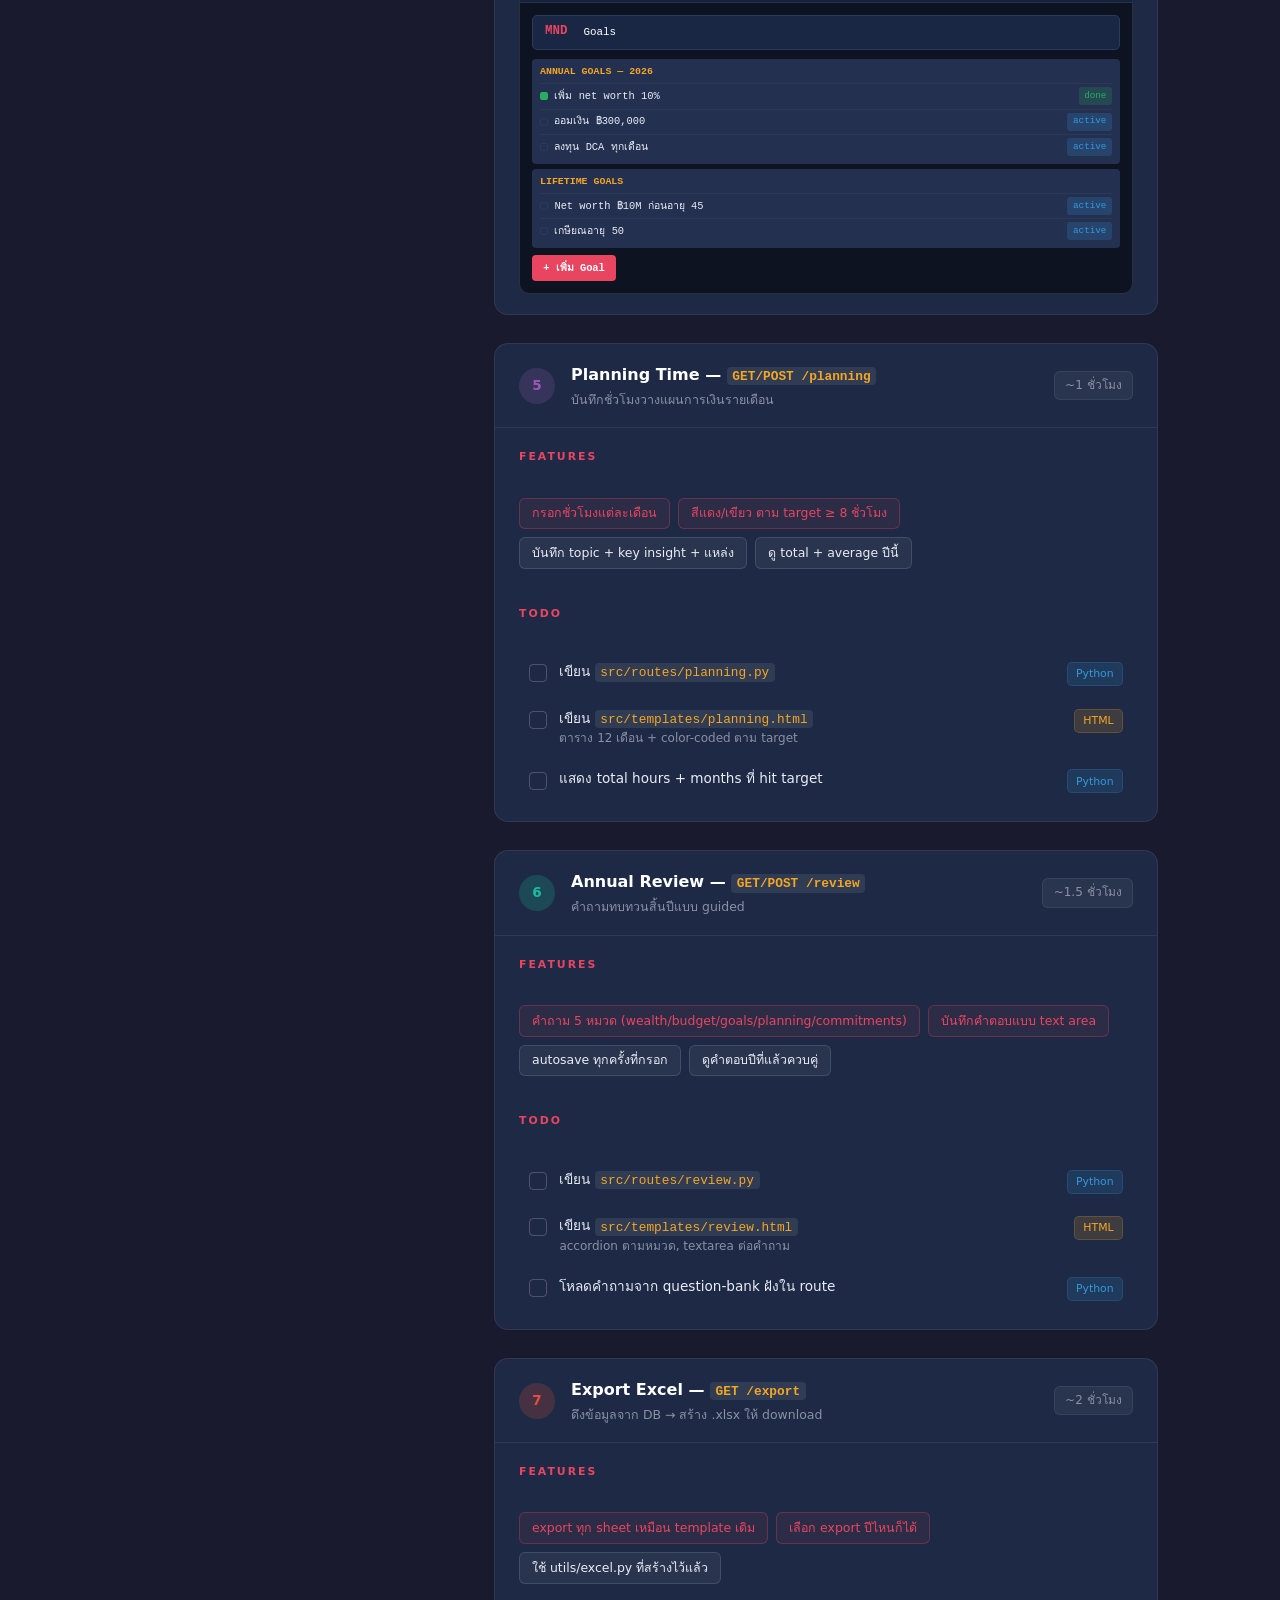
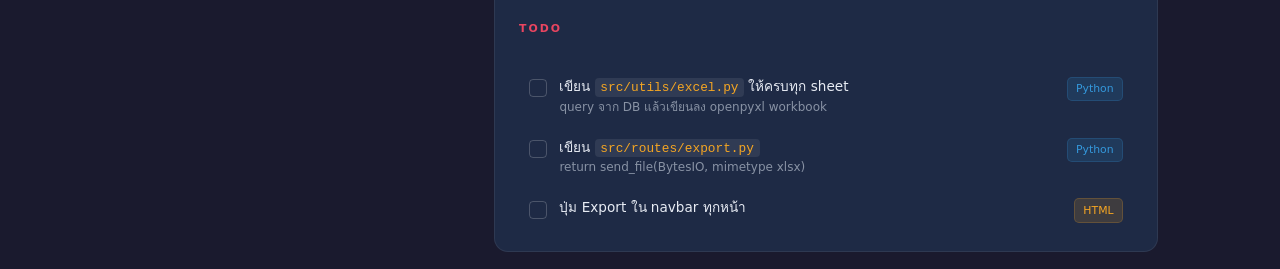
<file: project_planner/dev-plan.html>
<!DOCTYPE html>
<html lang="th">
<head>
<meta charset="UTF-8">
<meta name="viewport" content="width=device-width, initial-scale=1.0">
<title>Development Plan — MND Workshop</title>
<style>
  :root {
    --navy:    #1A1A2E;
    --mid:     #16213E;
    --card:    #1E2A45;
    --card2:   #243050;
    --accent:  #E94560;
    --gold:    #F5A623;
    --green:   #27AE60;
    --blue:    #3498DB;
    --purple:  #9B59B6;
    --teal:    #1ABC9C;
    --white:   #FFFFFF;
    --gray:    #8892A4;
    --text:    #E8ECF4;
    --border:  rgba(255,255,255,.07);
    --border2: rgba(255,255,255,.12);
  }
  * { box-sizing: border-box; margin: 0; padding: 0; }
  body {
    font-family: 'Segoe UI', system-ui, sans-serif;
    background: var(--navy); color: var(--text);
    line-height: 1.6;
  }

  /* ── LAYOUT ── */
  .container { max-width: 1100px; margin: 0 auto; padding: 2rem; }
  .two-col { display: grid; grid-template-columns: 340px 1fr; gap: 2rem; align-items: start; }
  @media (max-width: 860px) { .two-col { grid-template-columns: 1fr; } }

  /* ── HEADER ── */
  .header { padding: 3rem 0 2rem; }
  .badge {
    display: inline-block;
    background: rgba(233,69,96,.15); border: 1px solid rgba(233,69,96,.4);
    color: var(--accent); font-size: .72rem; font-weight: 700;
    letter-spacing: 1.5px; padding: .25rem .8rem;
    border-radius: 999px; text-transform: uppercase; margin-bottom: 1rem;
  }
  h1 { font-size: 1.9rem; font-weight: 800; color: var(--white); margin-bottom: .4rem; }
  .subtitle { color: var(--gray); font-size: .9rem; }
  .sec-label {
    font-size: .68rem; font-weight: 700; letter-spacing: 2px;
    color: var(--accent); text-transform: uppercase; margin-bottom: .75rem;
  }
  hr { border: none; border-top: 1px solid var(--border); margin: 2.5rem 0; }
  code {
    background: rgba(255,255,255,.08); border-radius: 4px;
    padding: .1rem .35rem; font-size: .8rem; color: var(--gold);
    font-family: 'Consolas', monospace;
  }

  /* ── PHASE SIDEBAR ── */
  .phase-nav { display: flex; flex-direction: column; gap: .5rem; position: sticky; top: 1.5rem; }
  .pnav-item {
    display: flex; align-items: center; gap: .75rem;
    padding: .65rem 1rem; border-radius: 9px; cursor: pointer;
    border: 1px solid transparent; transition: all .2s;
    text-decoration: none; color: var(--gray);
  }
  .pnav-item:hover { background: rgba(255,255,255,.04); color: var(--text); }
  .pnav-item.active { background: var(--card); border-color: var(--border2); color: var(--white); }
  .pnav-dot {
    width: 28px; height: 28px; border-radius: 50%; flex-shrink: 0;
    display: flex; align-items: center; justify-content: center;
    font-size: .75rem; font-weight: 700;
  }
  .pnav-text { font-size: .85rem; font-weight: 600; }
  .pnav-sub  { font-size: .74rem; color: var(--gray); }
  .pnav-badge {
    margin-left: auto; font-size: .68rem; font-weight: 700;
    padding: .15rem .5rem; border-radius: 999px;
  }
  .done-count { font-size: .72rem; color: var(--gray); margin-left: auto; }

  /* phase colors */
  .p0 { background: rgba(133,133,133,.2); color: var(--gray); }
  .p1 { background: rgba(52,152,219,.2);  color: var(--blue); }
  .p2 { background: rgba(233,69,96,.2);   color: var(--accent); }
  .p3 { background: rgba(245,166,35,.2);  color: var(--gold); }
  .p4 { background: rgba(39,174,96,.2);   color: var(--green); }
  .p5 { background: rgba(155,89,182,.2);  color: var(--purple); }
  .p6 { background: rgba(26,188,156,.2);  color: var(--teal); }
  .p7 { background: rgba(231,76,60,.2);   color: #E74C3C; }

  /* ── PHASE CARDS ── */
  .phases { display: flex; flex-direction: column; gap: 1.75rem; }
  .phase-card {
    background: var(--card); border: 1px solid var(--border);
    border-radius: 14px; overflow: hidden;
  }
  .phase-header {
    padding: 1.1rem 1.5rem;
    display: flex; align-items: center; gap: 1rem;
    border-bottom: 1px solid var(--border);
  }
  .phase-num {
    width: 36px; height: 36px; border-radius: 50%; flex-shrink: 0;
    display: flex; align-items: center; justify-content: center;
    font-size: .85rem; font-weight: 800;
  }
  .phase-title { flex: 1; }
  .phase-title h2 { font-size: 1rem; color: var(--white); }
  .phase-title p  { font-size: .78rem; color: var(--gray); margin-top: .15rem; }
  .phase-est {
    font-size: .75rem; color: var(--gray);
    background: rgba(255,255,255,.05); border: 1px solid var(--border);
    padding: .25rem .65rem; border-radius: 6px; white-space: nowrap;
  }

  .phase-body { padding: 1.25rem 1.5rem; display: flex; flex-direction: column; gap: 1.25rem; }

  /* ── TODO LIST ── */
  .todo-list { display: flex; flex-direction: column; gap: .4rem; }
  .todo-item {
    display: flex; align-items: flex-start; gap: .75rem;
    padding: .5rem .65rem; border-radius: 7px;
    transition: background .15s; cursor: pointer;
  }
  .todo-item:hover { background: rgba(255,255,255,.03); }
  .todo-item input[type=checkbox] { display: none; }
  .check-box {
    width: 18px; height: 18px; border-radius: 4px; flex-shrink: 0;
    border: 1.5px solid rgba(255,255,255,.2);
    display: flex; align-items: center; justify-content: center;
    margin-top: .15rem; transition: all .2s;
  }
  .todo-item.checked .check-box {
    background: var(--green); border-color: var(--green);
  }
  .todo-item.checked .check-box::after { content: '✓'; font-size: .7rem; color: white; font-weight: 700; }
  .todo-item.checked .todo-text { color: var(--gray); text-decoration: line-through; }
  .todo-text { font-size: .85rem; color: var(--text); line-height: 1.4; }
  .todo-text small { display: block; color: var(--gray); font-size: .75rem; margin-top: .1rem; }
  .todo-tag {
    margin-left: auto; font-size: .68rem; padding: .15rem .5rem;
    border-radius: 5px; white-space: nowrap; flex-shrink: 0;
  }
  .tag-py   { background: rgba(52,152,219,.15); color: var(--blue); border: 1px solid rgba(52,152,219,.2); }
  .tag-html { background: rgba(245,166,35,.15); color: var(--gold); border: 1px solid rgba(245,166,35,.2); }
  .tag-sql  { background: rgba(39,174,96,.15);  color: var(--green); border: 1px solid rgba(39,174,96,.2); }
  .tag-css  { background: rgba(155,89,182,.15); color: var(--purple); border: 1px solid rgba(155,89,182,.2); }

  /* ── FEATURES ── */
  .features { display: flex; flex-wrap: wrap; gap: .5rem; }
  .feat {
    font-size: .78rem; padding: .3rem .75rem; border-radius: 6px;
    background: rgba(255,255,255,.05); border: 1px solid var(--border2);
    color: var(--text);
  }
  .feat.core { border-color: rgba(233,69,96,.3); color: var(--accent); background: rgba(233,69,96,.07); }

  /* ── WIREFRAME ── */
  .mockup {
    background: #0D1321; border: 1px solid var(--border2);
    border-radius: 10px; overflow: hidden; font-family: 'Consolas', monospace;
    font-size: .75rem;
  }
  .mockup-bar {
    background: #16213E; padding: .45rem .75rem;
    display: flex; align-items: center; gap: .4rem;
    border-bottom: 1px solid var(--border);
  }
  .mockup-dot { width: 8px; height: 8px; border-radius: 50%; }
  .mockup-url {
    background: rgba(255,255,255,.06); border-radius: 4px;
    padding: .15rem .6rem; font-size: .7rem; color: var(--gray);
    margin-left: .25rem;
  }
  .mockup-body { padding: .75rem; }

  /* wireframe elements */
  .wf-nav {
    background: #1A2744; border: 1px solid #2A3A5A;
    border-radius: 5px; padding: .4rem .75rem; margin-bottom: .6rem;
    display: flex; gap: 1rem; align-items: center;
  }
  .wf-nav-logo { color: var(--accent); font-weight: 700; font-size: .78rem; }
  .wf-nav-links { display: flex; gap: .75rem; }
  .wf-nav-link { color: var(--gray); font-size: .68rem; }
  .wf-nav-link.active { color: var(--white); }

  .wf-row { display: flex; gap: .5rem; margin-bottom: .5rem; }
  .wf-col { flex: 1; }

  .wf-card {
    background: #1E2A45; border: 1px solid #2A3A5A;
    border-radius: 5px; padding: .5rem .65rem; margin-bottom: .5rem;
  }
  .wf-card-title { color: var(--gray); font-size: .65rem; margin-bottom: .2rem; }
  .wf-card-value { color: var(--white); font-size: .85rem; font-weight: 700; }
  .wf-card-sub   { color: var(--gray); font-size: .62rem; }

  .wf-kpi-row { display: grid; grid-template-columns: repeat(4,1fr); gap: .4rem; margin-bottom: .5rem; }
  .wf-kpi {
    background: #1E2A45; border: 1px solid #2A3A5A;
    border-radius: 5px; padding: .4rem .5rem; text-align: center;
  }
  .wf-kpi-label { color: var(--gray); font-size: .58rem; }
  .wf-kpi-val   { color: var(--white); font-size: .78rem; font-weight: 700; }

  .wf-chart {
    background: #1E2A45; border: 1px solid #2A3A5A;
    border-radius: 5px; height: 50px; display: flex;
    align-items: flex-end; gap: 3px; padding: .35rem;
    margin-bottom: .5rem;
  }
  .wf-bar { background: var(--accent); border-radius: 2px 2px 0 0; flex: 1; opacity: .7; }
  .wf-bar.hi { background: var(--green); }

  .wf-table {
    background: #1E2A45; border: 1px solid #2A3A5A;
    border-radius: 5px; overflow: hidden; margin-bottom: .5rem;
  }
  .wf-thead { background: #243050; display: flex; }
  .wf-th { flex: 1; padding: .3rem .45rem; color: var(--gray); font-size: .62rem; border-right: 1px solid #2A3A5A; }
  .wf-tr { display: flex; border-top: 1px solid #2A3A5A; }
  .wf-td { flex: 1; padding: .28rem .45rem; color: var(--text); font-size: .65rem; border-right: 1px solid #2A3A5A; }
  .wf-td.dim { color: var(--gray); }
  .wf-badge {
    display: inline-block; font-size: .58rem; padding: .1rem .35rem;
    border-radius: 3px;
  }
  .wf-badge.paw    { background: rgba(39,174,96,.2);  color: var(--green); }
  .wf-badge.aaw    { background: rgba(245,166,35,.2); color: var(--gold); }
  .wf-badge.active { background: rgba(52,152,219,.2); color: var(--blue); }
  .wf-badge.done   { background: rgba(39,174,96,.2);  color: var(--green); }

  .wf-form { display: flex; flex-direction: column; gap: .35rem; margin-bottom: .5rem; }
  .wf-form-row { display: grid; grid-template-columns: repeat(3,1fr); gap: .35rem; }
  .wf-field {
    background: #0D1321; border: 1px solid #2A3A5A;
    border-radius: 4px; padding: .3rem .45rem;
  }
  .wf-label { color: var(--gray); font-size: .58rem; }
  .wf-input { color: var(--text); font-size: .68rem; margin-top: .1rem; }
  .wf-input.placeholder { color: #444; }

  .wf-btn {
    display: inline-block; background: var(--accent); color: white;
    font-size: .65rem; padding: .3rem .7rem; border-radius: 4px;
    font-weight: 700;
  }
  .wf-btn.ghost { background: transparent; border: 1px solid #2A3A5A; color: var(--gray); }

  .wf-progress {
    background: rgba(255,255,255,.06); border-radius: 3px; height: 6px;
    margin-top: .25rem; overflow: hidden;
  }
  .wf-progress-bar { height: 100%; border-radius: 3px; }

  .wf-section-title {
    color: var(--accent); font-size: .65rem; font-weight: 700;
    text-transform: uppercase; letter-spacing: 1px;
    margin: .5rem 0 .3rem; padding-top: .3rem;
    border-top: 1px solid #2A3A5A;
  }

  .wf-goals-horizon {
    background: #243050; border-radius: 4px;
    padding: .3rem .5rem; margin-bottom: .3rem;
  }
  .wf-horizon-label { color: var(--gold); font-size: .62rem; font-weight: 700; margin-bottom: .2rem; }
  .wf-goal-item {
    display: flex; align-items: center; gap: .4rem;
    padding: .2rem 0; border-top: 1px solid rgba(255,255,255,.04);
  }
  .wf-check { width: 8px; height: 8px; border-radius: 2px; border: 1px solid #2A3A5A; flex-shrink: 0; }
  .wf-check.done { background: var(--green); border-color: var(--green); }
  .wf-goal-text { color: var(--text); font-size: .65rem; flex: 1; }
  .wf-status-dot { width: 6px; height: 6px; border-radius: 50%; flex-shrink: 0; }

  /* ── PROGRESS BAR ── */
  .overall-progress { margin-bottom: 2rem; }
  .prog-label { display: flex; justify-content: space-between; font-size: .82rem; margin-bottom: .5rem; }
  .prog-label span:first-child { color: var(--text); font-weight: 600; }
  .prog-label span:last-child  { color: var(--gray); }
  .prog-track {
    background: rgba(255,255,255,.06); border-radius: 999px;
    height: 8px; overflow: hidden;
  }
  .prog-fill {
    height: 100%; border-radius: 999px;
    background: linear-gradient(90deg, var(--accent), var(--gold));
    transition: width .4s ease;
  }

  /* ── SUMMARY ROW ── */
  .summary-row {
    display: grid; grid-template-columns: repeat(4,1fr); gap: 1rem;
    margin-bottom: 2rem;
  }
  .summary-card {
    background: var(--card); border: 1px solid var(--border);
    border-radius: 10px; padding: 1rem; text-align: center;
  }
  .summary-num { font-size: 1.6rem; font-weight: 800; color: var(--white); }
  .summary-label { font-size: .75rem; color: var(--gray); margin-top: .2rem; }
</style>
</head>
<body>
<div class="container">

  <!-- HEADER -->
  <div class="header">
    <div class="badge">Development Plan</div>
    <h1>MND Wealth Workshop — Build Roadmap</h1>
    <p class="subtitle">Todo list, feature spec, และ wireframe ทุก screen — คลิก checkbox เพื่อ track progress</p>
  </div>

  <!-- SUMMARY -->
  <div class="summary-row">
    <div class="summary-card">
      <div class="summary-num" id="total-tasks">0</div>
      <div class="summary-label">Tasks ทั้งหมด</div>
    </div>
    <div class="summary-card">
      <div class="summary-num" id="done-tasks" style="color:var(--green)">0</div>
      <div class="summary-label">เสร็จแล้ว</div>
    </div>
    <div class="summary-card">
      <div class="summary-num">8</div>
      <div class="summary-label">Phases</div>
    </div>
    <div class="summary-card">
      <div class="summary-num" style="color:var(--gold)">7</div>
      <div class="summary-label">หน้าจอ</div>
    </div>
  </div>

  <!-- OVERALL PROGRESS -->
  <div class="overall-progress">
    <div class="prog-label">
      <span>Overall Progress</span>
      <span id="prog-pct">0%</span>
    </div>
    <div class="prog-track">
      <div class="prog-fill" id="prog-fill" style="width:0%"></div>
    </div>
  </div>

  <div class="two-col">

    <!-- SIDEBAR NAV -->
    <div class="phase-nav">
      <a class="pnav-item active" href="#p0">
        <div class="pnav-dot p0">0</div>
        <div>
          <div class="pnav-text">Foundation</div>
          <div class="pnav-sub">Flask skeleton + DB + Utils</div>
        </div>
        <span class="done-count" id="nav0">0/7</span>
      </a>
      <a class="pnav-item" href="#p1">
        <div class="pnav-dot p1">1</div>
        <div>
          <div class="pnav-text">Dashboard</div>
          <div class="pnav-sub">PAW status + KPIs</div>
        </div>
        <span class="done-count" id="nav1">0/4</span>
      </a>
      <a class="pnav-item" href="#p2">
        <div class="pnav-dot p2">2</div>
        <div>
          <div class="pnav-text">Monthly Log</div>
          <div class="pnav-sub">กรอกรายเดือน</div>
        </div>
        <span class="done-count" id="nav2">0/4</span>
      </a>
      <a class="pnav-item" href="#p3">
        <div class="pnav-dot p3">3</div>
        <div>
          <div class="pnav-text">Annual Budget</div>
          <div class="pnav-sub">หมวดรายจ่าย</div>
        </div>
        <span class="done-count" id="nav3">0/4</span>
      </a>
      <a class="pnav-item" href="#p4">
        <div class="pnav-dot p4">4</div>
        <div>
          <div class="pnav-text">Goals Matrix</div>
          <div class="pnav-sub">5 time horizons</div>
        </div>
        <span class="done-count" id="nav4">0/4</span>
      </a>
      <a class="pnav-item" href="#p5">
        <div class="pnav-dot p5">5</div>
        <div>
          <div class="pnav-text">Planning Time</div>
          <div class="pnav-sub">ชั่วโมงวางแผน</div>
        </div>
        <span class="done-count" id="nav5">0/3</span>
      </a>
      <a class="pnav-item" href="#p6">
        <div class="pnav-dot p6">6</div>
        <div>
          <div class="pnav-text">Annual Review</div>
          <div class="pnav-sub">คำถามสิ้นปี</div>
        </div>
        <span class="done-count" id="nav6">0/3</span>
      </a>
      <a class="pnav-item" href="#p7">
        <div class="pnav-dot p7">7</div>
        <div>
          <div class="pnav-text">Export Excel</div>
          <div class="pnav-sub">ดาวน์โหลด .xlsx</div>
        </div>
        <span class="done-count" id="nav7">0/3</span>
      </a>
    </div>

    <!-- PHASES -->
    <div class="phases">

      <!-- PHASE 0: Foundation -->
      <div class="phase-card" id="p0">
        <div class="phase-header">
          <div class="phase-num p0">0</div>
          <div class="phase-title">
            <h2>Foundation — Skeleton ก่อน code route แรก</h2>
            <p>ทุก route depend on ชั้นนี้ ต้องเสร็จก่อน</p>
          </div>
          <div class="phase-est">~2 ชั่วโมง</div>
        </div>
        <div class="phase-body">
          <div class="sec-label">Todo</div>
          <div class="todo-list" data-phase="0">
            <div class="todo-item" onclick="toggle(this)">
              <div class="check-box"></div>
              <div class="todo-text">สร้าง folder structure ทั้งหมด
                <small>src/ routes/ utils/ templates/ static/ data/</small>
              </div>
              <span class="todo-tag tag-py">shell</span>
            </div>
            <div class="todo-item" onclick="toggle(this)">
              <div class="check-box"></div>
              <div class="todo-text">เขียน <code>src/main.py</code> — entry point
                <small>import app, set port 5000, debug mode</small>
              </div>
              <span class="todo-tag tag-py">Python</span>
            </div>
            <div class="todo-item" onclick="toggle(this)">
              <div class="check-box"></div>
              <div class="todo-text">เขียน <code>src/app.py</code> — สร้าง Flask app + register blueprints</div>
              <span class="todo-tag tag-py">Python</span>
            </div>
            <div class="todo-item" onclick="toggle(this)">
              <div class="check-box"></div>
              <div class="todo-text">เขียน <code>src/db.py</code> — init DB + CREATE TABLE ทั้ง 6 ตาราง
                <small>auto-create data/mnd-data.db ถ้ายังไม่มี</small>
              </div>
              <span class="todo-tag tag-sql">SQL</span>
            </div>
            <div class="todo-item" onclick="toggle(this)">
              <div class="check-box"></div>
              <div class="todo-text">เขียน <code>src/utils/paw.py</code>
                <small>calc_expected_nw, get_paw_status, calc_savings_rate, calc_multiplier</small>
              </div>
              <span class="todo-tag tag-py">Python</span>
            </div>
            <div class="todo-item" onclick="toggle(this)">
              <div class="check-box"></div>
              <div class="todo-text">เขียน <code>src/utils/db_helpers.py</code>
                <small>fetch_one, fetch_all, execute, upsert</small>
              </div>
              <span class="todo-tag tag-py">Python</span>
            </div>
            <div class="todo-item" onclick="toggle(this)">
              <div class="check-box"></div>
              <div class="todo-text">เขียน <code>src/utils/date_helpers.py</code> + <code>src/templates/base.html</code>
                <small>navbar, sidebar, CSS link, Jinja2 block content</small>
              </div>
              <span class="todo-tag tag-html">HTML</span>
            </div>
          </div>
        </div>
      </div>

      <!-- PHASE 1: Dashboard -->
      <div class="phase-card" id="p1">
        <div class="phase-header">
          <div class="phase-num p1">1</div>
          <div class="phase-title">
            <h2>Dashboard — <code>GET /</code></h2>
            <p>หน้าแรกที่เห็นทุกครั้งที่เปิด localhost:5000</p>
          </div>
          <div class="phase-est">~2 ชั่วโมง</div>
        </div>
        <div class="phase-body">
          <div class="sec-label">Features</div>
          <div class="features">
            <span class="feat core">PAW / UAW / AAW status</span>
            <span class="feat core">Net Worth vs Expected</span>
            <span class="feat core">Savings Rate ปีนี้</span>
            <span class="feat">Planning Hours avg</span>
            <span class="feat">Net Worth trend bar chart</span>
            <span class="feat">Year selector</span>
          </div>

          <div class="sec-label" style="margin-top:1rem">Todo</div>
          <div class="todo-list" data-phase="1">
            <div class="todo-item" onclick="toggle(this)">
              <div class="check-box"></div>
              <div class="todo-text">เขียน <code>src/routes/dashboard.py</code>
                <small>query profile + monthly_log ปีนี้ → ส่งไป template</small>
              </div>
              <span class="todo-tag tag-py">Python</span>
            </div>
            <div class="todo-item" onclick="toggle(this)">
              <div class="check-box"></div>
              <div class="todo-text">คำนวณ PAW status ผ่าน <code>utils/paw.py</code>
                <small>ดึง age+income จาก profile, net_worth จาก monthly_log ล่าสุด</small>
              </div>
              <span class="todo-tag tag-py">Python</span>
            </div>
            <div class="todo-item" onclick="toggle(this)">
              <div class="check-box"></div>
              <div class="todo-text">เขียน <code>src/templates/dashboard.html</code>
                <small>KPI cards, status badge, net worth bar chart (CSS bars)</small>
              </div>
              <span class="todo-tag tag-html">HTML</span>
            </div>
            <div class="todo-item" onclick="toggle(this)">
              <div class="check-box"></div>
              <div class="todo-text">First-run flow — ถ้ายังไม่มี profile redirect ไป setup page</div>
              <span class="todo-tag tag-py">Python</span>
            </div>
          </div>

          <div class="sec-label" style="margin-top:1rem">Wireframe</div>
          <div class="mockup">
            <div class="mockup-bar">
              <div class="mockup-dot" style="background:#ff5f57"></div>
              <div class="mockup-dot" style="background:#febc2e"></div>
              <div class="mockup-dot" style="background:#28c840"></div>
              <div class="mockup-url">localhost:5000/</div>
            </div>
            <div class="mockup-body">
              <div class="wf-nav">
                <span class="wf-nav-logo">MND</span>
                <div class="wf-nav-links">
                  <span class="wf-nav-link active">Dashboard</span>
                  <span class="wf-nav-link">Budget</span>
                  <span class="wf-nav-link">Monthly</span>
                  <span class="wf-nav-link">Goals</span>
                  <span class="wf-nav-link">Planning</span>
                  <span class="wf-nav-link">Review</span>
                </div>
              </div>
              <!-- Status card -->
              <div class="wf-row">
                <div class="wf-col">
                  <div class="wf-card" style="border-color:rgba(39,174,96,.3)">
                    <div class="wf-card-title">Status ปี 2026</div>
                    <div class="wf-card-value"><span class="wf-badge paw">PAW ✓</span></div>
                    <div class="wf-card-sub">multiplier 2.3×</div>
                  </div>
                </div>
                <div class="wf-col">
                  <div class="wf-card">
                    <div class="wf-card-title">Net Worth ปัจจุบัน</div>
                    <div class="wf-card-value">฿2,300,000</div>
                    <div class="wf-card-sub">expected ฿1,000,000</div>
                  </div>
                </div>
              </div>
              <!-- KPI row -->
              <div class="wf-kpi-row">
                <div class="wf-kpi"><div class="wf-kpi-label">Savings Rate</div><div class="wf-kpi-val" style="color:var(--green)">24%</div></div>
                <div class="wf-kpi"><div class="wf-kpi-label">Planning hrs/mo</div><div class="wf-kpi-val">9.2</div></div>
                <div class="wf-kpi"><div class="wf-kpi-label">Budget ตาม</div><div class="wf-kpi-val">8/12</div></div>
                <div class="wf-kpi"><div class="wf-kpi-label">Goals done</div><div class="wf-kpi-val">3/5</div></div>
              </div>
              <!-- Chart -->
              <div style="color:var(--gray);font-size:.62rem;margin-bottom:.25rem">Net Worth รายเดือน</div>
              <div class="wf-chart">
                <div class="wf-bar" style="height:40%"></div>
                <div class="wf-bar" style="height:45%"></div>
                <div class="wf-bar" style="height:50%"></div>
                <div class="wf-bar" style="height:48%"></div>
                <div class="wf-bar" style="height:60%"></div>
                <div class="wf-bar" style="height:65%"></div>
                <div class="wf-bar hi" style="height:80%"></div>
                <div class="wf-bar hi" style="height:75%"></div>
                <div class="wf-bar hi" style="height:85%"></div>
                <div class="wf-bar hi" style="height:90%"></div>
                <div class="wf-bar hi" style="height:95%"></div>
                <div class="wf-bar hi" style="height:100%"></div>
              </div>
            </div>
          </div>
        </div>
      </div>

      <!-- PHASE 2: Monthly Log -->
      <div class="phase-card" id="p2">
        <div class="phase-header">
          <div class="phase-num p2">2</div>
          <div class="phase-title">
            <h2>Monthly Log — <code>GET/POST /monthly</code></h2>
            <p>core loop — กรอกทุกเดือน ~15 นาที</p>
          </div>
          <div class="phase-est">~2 ชั่วโมง</div>
        </div>
        <div class="phase-body">
          <div class="sec-label">Features</div>
          <div class="features">
            <span class="feat core">กรอก income / expenses / net worth</span>
            <span class="feat core">คำนวณ savings rate อัตโนมัติ</span>
            <span class="feat core">เลือกเดือน + ปี</span>
            <span class="feat">บันทึก top overspend category</span>
            <span class="feat">Note / Lesson ของเดือน</span>
            <span class="feat">ดู summary ทุกเดือนในปีเดียวกัน</span>
          </div>

          <div class="sec-label" style="margin-top:1rem">Todo</div>
          <div class="todo-list" data-phase="2">
            <div class="todo-item" onclick="toggle(this)">
              <div class="check-box"></div>
              <div class="todo-text">เขียน <code>src/routes/monthly.py</code>
                <small>GET: ดึงข้อมูล, POST: upsert + คำนวณ savings_rate</small>
              </div>
              <span class="todo-tag tag-py">Python</span>
            </div>
            <div class="todo-item" onclick="toggle(this)">
              <div class="check-box"></div>
              <div class="todo-text">เขียน <code>src/templates/monthly.html</code>
                <small>form กรอก + ตาราง 12 เดือน summary</small>
              </div>
              <span class="todo-tag tag-html">HTML</span>
            </div>
            <div class="todo-item" onclick="toggle(this)">
              <div class="check-box"></div>
              <div class="todo-text">คำนวณ savings_rate = (income - expenses) / income × 100
                <small>ผ่าน utils/paw.calc_savings_rate() ก่อน insert</small>
              </div>
              <span class="todo-tag tag-py">Python</span>
            </div>
            <div class="todo-item" onclick="toggle(this)">
              <div class="check-box"></div>
              <div class="todo-text">Flash message เมื่อบันทึกสำเร็จ + validation ฟิลด์บังคับ</div>
              <span class="todo-tag tag-html">HTML</span>
            </div>
          </div>

          <div class="sec-label" style="margin-top:1rem">Wireframe</div>
          <div class="mockup">
            <div class="mockup-bar">
              <div class="mockup-dot" style="background:#ff5f57"></div>
              <div class="mockup-dot" style="background:#febc2e"></div>
              <div class="mockup-dot" style="background:#28c840"></div>
              <div class="mockup-url">localhost:5000/monthly</div>
            </div>
            <div class="mockup-body">
              <div class="wf-nav">
                <span class="wf-nav-logo">MND</span>
                <div class="wf-nav-links">
                  <span class="wf-nav-link">Dashboard</span>
                  <span class="wf-nav-link active">Monthly</span>
                </div>
              </div>
              <!-- Form -->
              <div style="display:flex;gap:.4rem;margin-bottom:.4rem">
                <div class="wf-field" style="width:60px"><div class="wf-label">ปี</div><div class="wf-input">2026</div></div>
                <div class="wf-field" style="width:70px"><div class="wf-label">เดือน</div><div class="wf-input">กรกฎาคม</div></div>
              </div>
              <div class="wf-form">
                <div class="wf-form-row">
                  <div class="wf-field"><div class="wf-label">รายได้ (฿)</div><div class="wf-input">100,000</div></div>
                  <div class="wf-field"><div class="wf-label">รายจ่าย (฿)</div><div class="wf-input">76,000</div></div>
                  <div class="wf-field"><div class="wf-label">Savings Rate</div><div class="wf-input" style="color:var(--green)">24% ←auto</div></div>
                </div>
                <div class="wf-form-row">
                  <div class="wf-field"><div class="wf-label">Net Worth (฿)</div><div class="wf-input">2,300,000</div></div>
                  <div class="wf-field"><div class="wf-label">หมวดบานปลาย</div><div class="wf-input">อาหารนอกบ้าน</div></div>
                  <div class="wf-field"><div class="wf-label">Note</div><div class="wf-input placeholder">เขียน lesson...</div></div>
                </div>
              </div>
              <div style="margin-bottom:.5rem"><span class="wf-btn">บันทึก</span></div>
              <!-- Summary table -->
              <div style="color:var(--gray);font-size:.62rem;margin-bottom:.25rem">สรุปปี 2026</div>
              <div class="wf-table">
                <div class="wf-thead">
                  <div class="wf-th">เดือน</div><div class="wf-th">รายได้</div>
                  <div class="wf-th">รายจ่าย</div><div class="wf-th">Rate</div><div class="wf-th">Net Worth</div>
                </div>
                <div class="wf-tr"><div class="wf-td">ม.ค.</div><div class="wf-td">100k</div><div class="wf-td">80k</div><div class="wf-td" style="color:var(--gold)">20%</div><div class="wf-td">2.1M</div></div>
                <div class="wf-tr"><div class="wf-td">ก.พ.</div><div class="wf-td">100k</div><div class="wf-td">78k</div><div class="wf-td" style="color:var(--green)">22%</div><div class="wf-td">2.2M</div></div>
                <div class="wf-tr"><div class="wf-td dim">มี.ค.–มิ.ย.</div><div class="wf-td dim">...</div><div class="wf-td dim">...</div><div class="wf-td dim">...</div><div class="wf-td dim">...</div></div>
                <div class="wf-tr"><div class="wf-td">ก.ค.</div><div class="wf-td">100k</div><div class="wf-td">76k</div><div class="wf-td" style="color:var(--green)">24%</div><div class="wf-td">2.3M</div></div>
              </div>
            </div>
          </div>
        </div>
      </div>

      <!-- PHASE 3: Annual Budget -->
      <div class="phase-card" id="p3">
        <div class="phase-header">
          <div class="phase-num p3">3</div>
          <div class="phase-title">
            <h2>Annual Budget — <code>GET/POST /budget</code></h2>
            <p>กำหนด budget รายหมวด ติดตาม actual vs plan</p>
          </div>
          <div class="phase-est">~2.5 ชั่วโมง</div>
        </div>
        <div class="phase-body">
          <div class="sec-label">Features</div>
          <div class="features">
            <span class="feat core">กรอก monthly budget รายหมวด</span>
            <span class="feat core">คำนวณ annual budget อัตโนมัติ (×12)</span>
            <span class="feat core">กรอก actual YTD แต่ละหมวด</span>
            <span class="feat">% used + variance แสดงทันที</span>
            <span class="feat">highlight หมวดที่เกิน budget</span>
            <span class="feat">เพิ่ม / ลบ sub-category เองได้</span>
          </div>

          <div class="sec-label" style="margin-top:1rem">Todo</div>
          <div class="todo-list" data-phase="3">
            <div class="todo-item" onclick="toggle(this)">
              <div class="check-box"></div>
              <div class="todo-text">เขียน <code>src/routes/budget.py</code>
                <small>GET: ดึง budget_categories ปีนี้, POST: upsert</small>
              </div>
              <span class="todo-tag tag-py">Python</span>
            </div>
            <div class="todo-item" onclick="toggle(this)">
              <div class="check-box"></div>
              <div class="todo-text">เขียน <code>src/templates/budget.html</code>
                <small>ตารางหมวดหมู่ + inline edit + color-coded % used</small>
              </div>
              <span class="todo-tag tag-html">HTML</span>
            </div>
            <div class="todo-item" onclick="toggle(this)">
              <div class="check-box"></div>
              <div class="todo-text">Seed default categories จาก Excel template เดิม
                <small>21 sub-categories ภาษาไทย ใส่ไว้ใน db.py ตอน init</small>
              </div>
              <span class="todo-tag tag-sql">SQL</span>
            </div>
            <div class="todo-item" onclick="toggle(this)">
              <div class="check-box"></div>
              <div class="todo-text">แสดง % used bar + สีแดงเมื่อเกิน 100%</div>
              <span class="todo-tag tag-css">CSS</span>
            </div>
          </div>

          <div class="sec-label" style="margin-top:1rem">Wireframe</div>
          <div class="mockup">
            <div class="mockup-bar">
              <div class="mockup-dot" style="background:#ff5f57"></div>
              <div class="mockup-dot" style="background:#febc2e"></div>
              <div class="mockup-dot" style="background:#28c840"></div>
              <div class="mockup-url">localhost:5000/budget</div>
            </div>
            <div class="mockup-body">
              <div class="wf-nav"><span class="wf-nav-logo">MND</span><div class="wf-nav-links"><span class="wf-nav-link active">Budget</span></div></div>
              <div class="wf-table">
                <div class="wf-thead">
                  <div class="wf-th" style="flex:1.5">หมวด</div>
                  <div class="wf-th">/เดือน</div>
                  <div class="wf-th">/ปี</div>
                  <div class="wf-th">Actual</div>
                  <div class="wf-th">%</div>
                </div>
                <div class="wf-tr" style="background:rgba(245,166,35,.05)">
                  <div class="wf-td dim" style="flex:1.5;font-weight:700;color:var(--gold)">อาหาร</div>
                  <div class="wf-td"></div><div class="wf-td"></div><div class="wf-td"></div><div class="wf-td"></div>
                </div>
                <div class="wf-tr">
                  <div class="wf-td" style="flex:1.5;padding-left:.9rem">อาหารที่บ้าน</div>
                  <div class="wf-td">5,000</div><div class="wf-td">60,000</div><div class="wf-td">38,000</div>
                  <div class="wf-td">
                    <div style="font-size:.62rem;color:var(--green)">63%</div>
                    <div class="wf-progress"><div class="wf-progress-bar" style="width:63%;background:var(--green)"></div></div>
                  </div>
                </div>
                <div class="wf-tr">
                  <div class="wf-td" style="flex:1.5;padding-left:.9rem">อาหารนอกบ้าน</div>
                  <div class="wf-td">3,000</div><div class="wf-td">36,000</div><div class="wf-td">34,500</div>
                  <div class="wf-td">
                    <div style="font-size:.62rem;color:var(--accent)">96%</div>
                    <div class="wf-progress"><div class="wf-progress-bar" style="width:96%;background:var(--accent)"></div></div>
                  </div>
                </div>
                <div class="wf-tr"><div class="wf-td dim" style="flex:1.5">เครื่องดื่ม/กาแฟ</div><div class="wf-td dim">1,000</div><div class="wf-td dim">12,000</div><div class="wf-td dim">7,200</div><div class="wf-td"><div class="wf-progress"><div class="wf-progress-bar" style="width:60%;background:var(--blue)"></div></div></div></div>
              </div>
              <div style="margin-top:.4rem"><span class="wf-btn">บันทึกทั้งหมด</span> <span class="wf-btn ghost">+ เพิ่มหมวด</span></div>
            </div>
          </div>
        </div>
      </div>

      <!-- PHASE 4: Goals -->
      <div class="phase-card" id="p4">
        <div class="phase-header">
          <div class="phase-num p4">4</div>
          <div class="phase-title">
            <h2>Goals Matrix — <code>GET/POST /goals</code></h2>
            <p>เป้าหมาย 5 horizon: daily → lifetime</p>
          </div>
          <div class="phase-est">~2 ชั่วโมง</div>
        </div>
        <div class="phase-body">
          <div class="sec-label">Features</div>
          <div class="features">
            <span class="feat core">เพิ่ม/แก้/ลบ goal แต่ละ horizon</span>
            <span class="feat core">เปลี่ยน status: active / done / dropped</span>
            <span class="feat">กรอก deadline + detail</span>
            <span class="feat">% goals done per horizon</span>
          </div>

          <div class="sec-label" style="margin-top:1rem">Todo</div>
          <div class="todo-list" data-phase="4">
            <div class="todo-item" onclick="toggle(this)">
              <div class="check-box"></div>
              <div class="todo-text">เขียน <code>src/routes/goals.py</code></div>
              <span class="todo-tag tag-py">Python</span>
            </div>
            <div class="todo-item" onclick="toggle(this)">
              <div class="check-box"></div>
              <div class="todo-text">เขียน <code>src/templates/goals.html</code>
                <small>แบ่งเป็น 5 section ตาม horizon</small>
              </div>
              <span class="todo-tag tag-html">HTML</span>
            </div>
            <div class="todo-item" onclick="toggle(this)">
              <div class="check-box"></div>
              <div class="todo-text">inline status toggle (click เปลี่ยน active→done)</div>
              <span class="todo-tag tag-html">HTML</span>
            </div>
            <div class="todo-item" onclick="toggle(this)">
              <div class="check-box"></div>
              <div class="todo-text">seed default goals จาก template เดิม</div>
              <span class="todo-tag tag-sql">SQL</span>
            </div>
          </div>

          <div class="sec-label" style="margin-top:1rem">Wireframe</div>
          <div class="mockup">
            <div class="mockup-bar">
              <div class="mockup-dot" style="background:#ff5f57"></div>
              <div class="mockup-dot" style="background:#febc2e"></div>
              <div class="mockup-dot" style="background:#28c840"></div>
              <div class="mockup-url">localhost:5000/goals</div>
            </div>
            <div class="mockup-body">
              <div class="wf-nav"><span class="wf-nav-logo">MND</span><div class="wf-nav-links"><span class="wf-nav-link active">Goals</span></div></div>
              <div class="wf-goals-horizon">
                <div class="wf-horizon-label">ANNUAL GOALS — 2026</div>
                <div class="wf-goal-item"><div class="wf-check done"></div><div class="wf-goal-text">เพิ่ม net worth 10%</div><span class="wf-badge done">done</span></div>
                <div class="wf-goal-item"><div class="wf-check"></div><div class="wf-goal-text">ออมเงิน ฿300,000</div><span class="wf-badge active">active</span></div>
                <div class="wf-goal-item"><div class="wf-check"></div><div class="wf-goal-text">ลงทุน DCA ทุกเดือน</div><span class="wf-badge active">active</span></div>
              </div>
              <div class="wf-goals-horizon">
                <div class="wf-horizon-label">LIFETIME GOALS</div>
                <div class="wf-goal-item"><div class="wf-check"></div><div class="wf-goal-text">Net worth ฿10M ก่อนอายุ 45</div><span class="wf-badge active">active</span></div>
                <div class="wf-goal-item"><div class="wf-check"></div><div class="wf-goal-text">เกษียณอายุ 50</div><span class="wf-badge active">active</span></div>
              </div>
              <div style="margin-top:.4rem"><span class="wf-btn">+ เพิ่ม Goal</span></div>
            </div>
          </div>
        </div>
      </div>

      <!-- PHASE 5: Planning Time -->
      <div class="phase-card" id="p5">
        <div class="phase-header">
          <div class="phase-num p5">5</div>
          <div class="phase-title">
            <h2>Planning Time — <code>GET/POST /planning</code></h2>
            <p>บันทึกชั่วโมงวางแผนการเงินรายเดือน</p>
          </div>
          <div class="phase-est">~1 ชั่วโมง</div>
        </div>
        <div class="phase-body">
          <div class="sec-label">Features</div>
          <div class="features">
            <span class="feat core">กรอกชั่วโมงแต่ละเดือน</span>
            <span class="feat core">สีแดง/เขียว ตาม target ≥ 8 ชั่วโมง</span>
            <span class="feat">บันทึก topic + key insight + แหล่ง</span>
            <span class="feat">ดู total + average ปีนี้</span>
          </div>

          <div class="sec-label" style="margin-top:1rem">Todo</div>
          <div class="todo-list" data-phase="5">
            <div class="todo-item" onclick="toggle(this)">
              <div class="check-box"></div>
              <div class="todo-text">เขียน <code>src/routes/planning.py</code></div>
              <span class="todo-tag tag-py">Python</span>
            </div>
            <div class="todo-item" onclick="toggle(this)">
              <div class="check-box"></div>
              <div class="todo-text">เขียน <code>src/templates/planning.html</code>
                <small>ตาราง 12 เดือน + color-coded ตาม target</small>
              </div>
              <span class="todo-tag tag-html">HTML</span>
            </div>
            <div class="todo-item" onclick="toggle(this)">
              <div class="check-box"></div>
              <div class="todo-text">แสดง total hours + months ที่ hit target</div>
              <span class="todo-tag tag-py">Python</span>
            </div>
          </div>
        </div>
      </div>

      <!-- PHASE 6: Annual Review -->
      <div class="phase-card" id="p6">
        <div class="phase-header">
          <div class="phase-num p6">6</div>
          <div class="phase-title">
            <h2>Annual Review — <code>GET/POST /review</code></h2>
            <p>คำถามทบทวนสิ้นปีแบบ guided</p>
          </div>
          <div class="phase-est">~1.5 ชั่วโมง</div>
        </div>
        <div class="phase-body">
          <div class="sec-label">Features</div>
          <div class="features">
            <span class="feat core">คำถาม 5 หมวด (wealth/budget/goals/planning/commitments)</span>
            <span class="feat core">บันทึกคำตอบแบบ text area</span>
            <span class="feat">autosave ทุกครั้งที่กรอก</span>
            <span class="feat">ดูคำตอบปีที่แล้วควบคู่</span>
          </div>

          <div class="sec-label" style="margin-top:1rem">Todo</div>
          <div class="todo-list" data-phase="6">
            <div class="todo-item" onclick="toggle(this)">
              <div class="check-box"></div>
              <div class="todo-text">เขียน <code>src/routes/review.py</code></div>
              <span class="todo-tag tag-py">Python</span>
            </div>
            <div class="todo-item" onclick="toggle(this)">
              <div class="check-box"></div>
              <div class="todo-text">เขียน <code>src/templates/review.html</code>
                <small>accordion ตามหมวด, textarea ต่อคำถาม</small>
              </div>
              <span class="todo-tag tag-html">HTML</span>
            </div>
            <div class="todo-item" onclick="toggle(this)">
              <div class="check-box"></div>
              <div class="todo-text">โหลดคำถามจาก question-bank ฝังใน route</div>
              <span class="todo-tag tag-py">Python</span>
            </div>
          </div>
        </div>
      </div>

      <!-- PHASE 7: Export -->
      <div class="phase-card" id="p7">
        <div class="phase-header">
          <div class="phase-num p7">7</div>
          <div class="phase-title">
            <h2>Export Excel — <code>GET /export</code></h2>
            <p>ดึงข้อมูลจาก DB → สร้าง .xlsx ให้ download</p>
          </div>
          <div class="phase-est">~2 ชั่วโมง</div>
        </div>
        <div class="phase-body">
          <div class="sec-label">Features</div>
          <div class="features">
            <span class="feat core">export ทุก sheet เหมือน template เดิม</span>
            <span class="feat core">เลือก export ปีไหนก็ได้</span>
            <span class="feat">ใช้ utils/excel.py ที่สร้างไว้แล้ว</span>
          </div>

          <div class="sec-label" style="margin-top:1rem">Todo</div>
          <div class="todo-list" data-phase="7">
            <div class="todo-item" onclick="toggle(this)">
              <div class="check-box"></div>
              <div class="todo-text">เขียน <code>src/utils/excel.py</code> ให้ครบทุก sheet
                <small>query จาก DB แล้วเขียนลง openpyxl workbook</small>
              </div>
              <span class="todo-tag tag-py">Python</span>
            </div>
            <div class="todo-item" onclick="toggle(this)">
              <div class="check-box"></div>
              <div class="todo-text">เขียน <code>src/routes/export.py</code>
                <small>return send_file(BytesIO, mimetype xlsx)</small>
              </div>
              <span class="todo-tag tag-py">Python</span>
            </div>
            <div class="todo-item" onclick="toggle(this)">
              <div class="check-box"></div>
              <div class="todo-text">ปุ่ม Export ใน navbar ทุกหน้า</div>
              <span class="todo-tag tag-html">HTML</span>
            </div>
          </div>
        </div>
      </div>

    </div><!-- /phases -->
  </div><!-- /two-col -->
</div><!-- /container -->

<script>
  function toggle(item) {
    item.classList.toggle('checked');
    updateProgress();
  }

  function updateProgress() {
    const all   = document.querySelectorAll('.todo-item');
    const done  = document.querySelectorAll('.todo-item.checked');
    const total = all.length;
    const count = done.length;
    const pct   = total ? Math.round(count / total * 100) : 0;

    document.getElementById('total-tasks').textContent = total;
    document.getElementById('done-tasks').textContent  = count;
    document.getElementById('prog-pct').textContent    = pct + '%';
    document.getElementById('prog-fill').style.width   = pct + '%';

    // Update per-phase nav counts
    for (let p = 0; p <= 7; p++) {
      const list  = document.querySelector(`[data-phase="${p}"]`);
      if (!list) continue;
      const t = list.querySelectorAll('.todo-item').length;
      const d = list.querySelectorAll('.todo-item.checked').length;
      const el = document.getElementById(`nav${p}`);
      if (el) el.textContent = `${d}/${t}`;
    }
  }

  // Smooth scroll highlight
  document.querySelectorAll('.pnav-item').forEach(link => {
    link.addEventListener('click', e => {
      document.querySelectorAll('.pnav-item').forEach(l => l.classList.remove('active'));
      link.classList.add('active');
    });
  });

  // Init counts
  updateProgress();
</script>
</body>
</html>
</file>
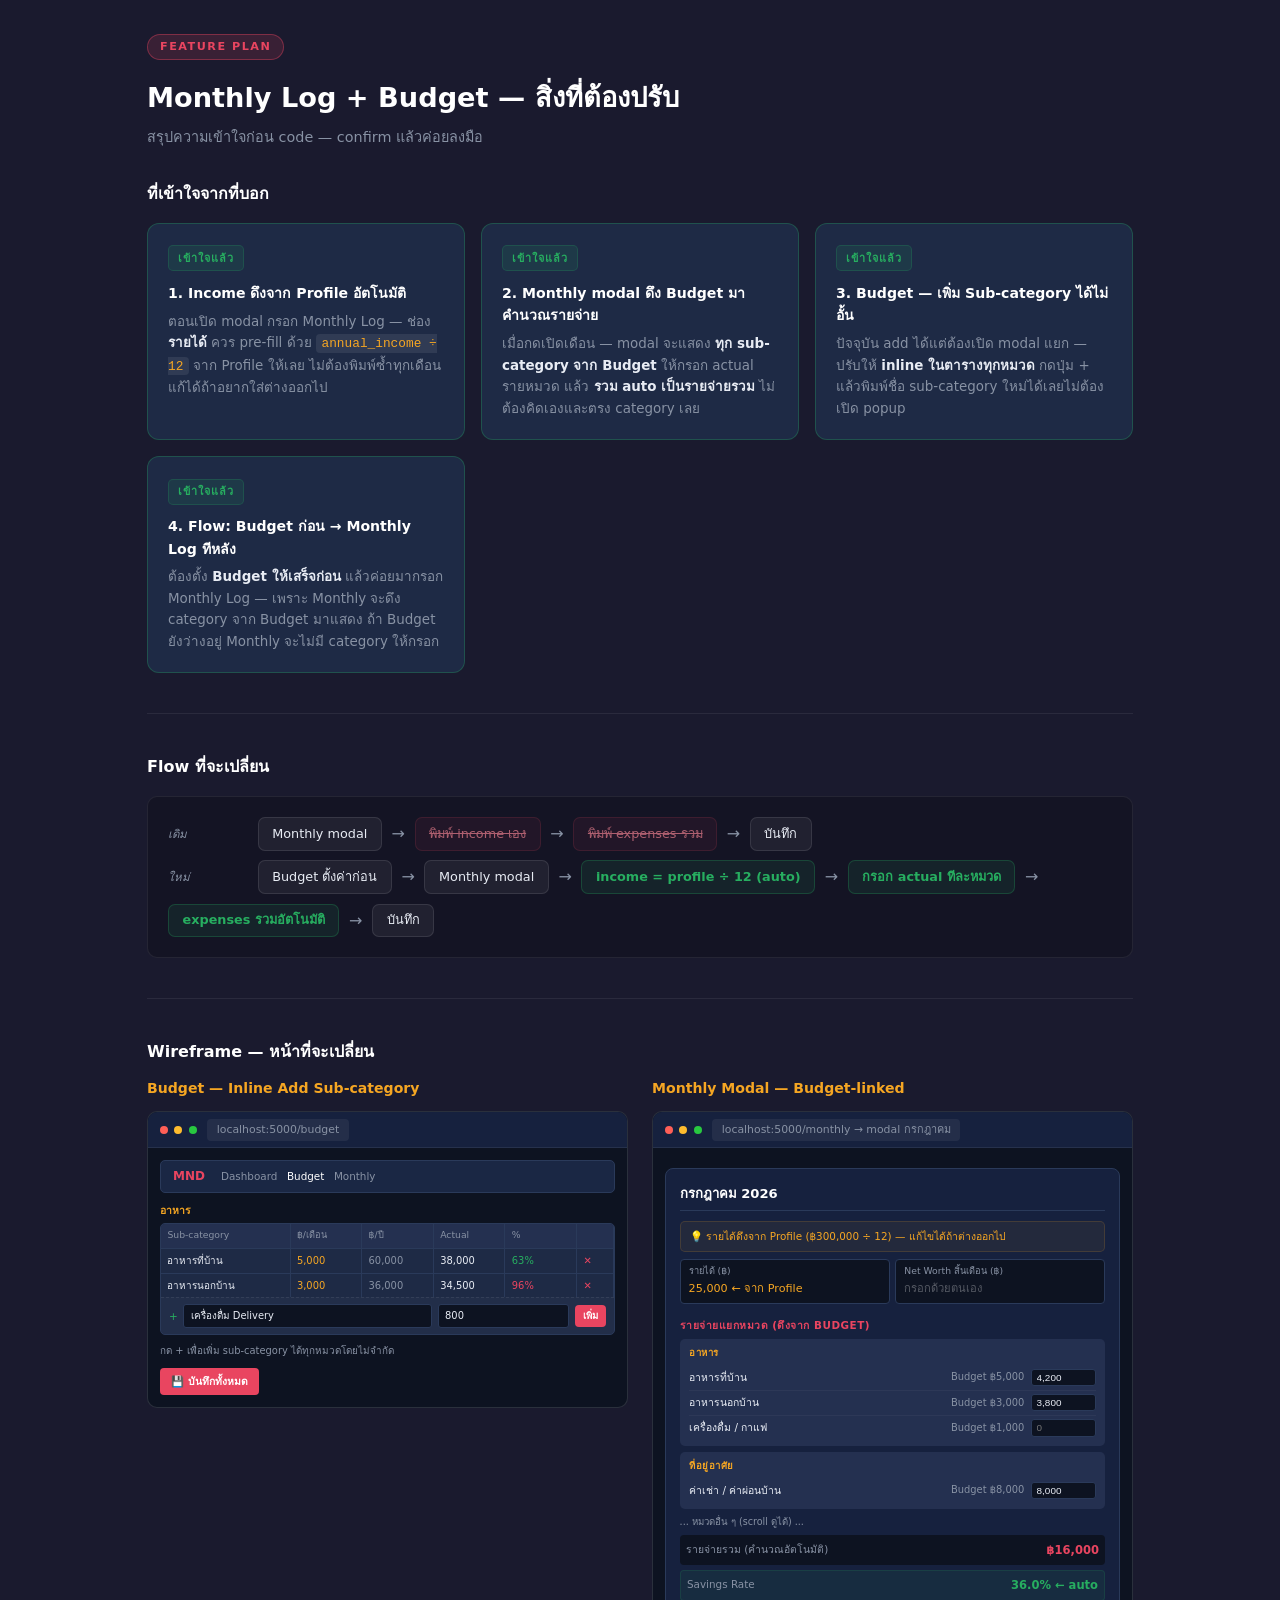
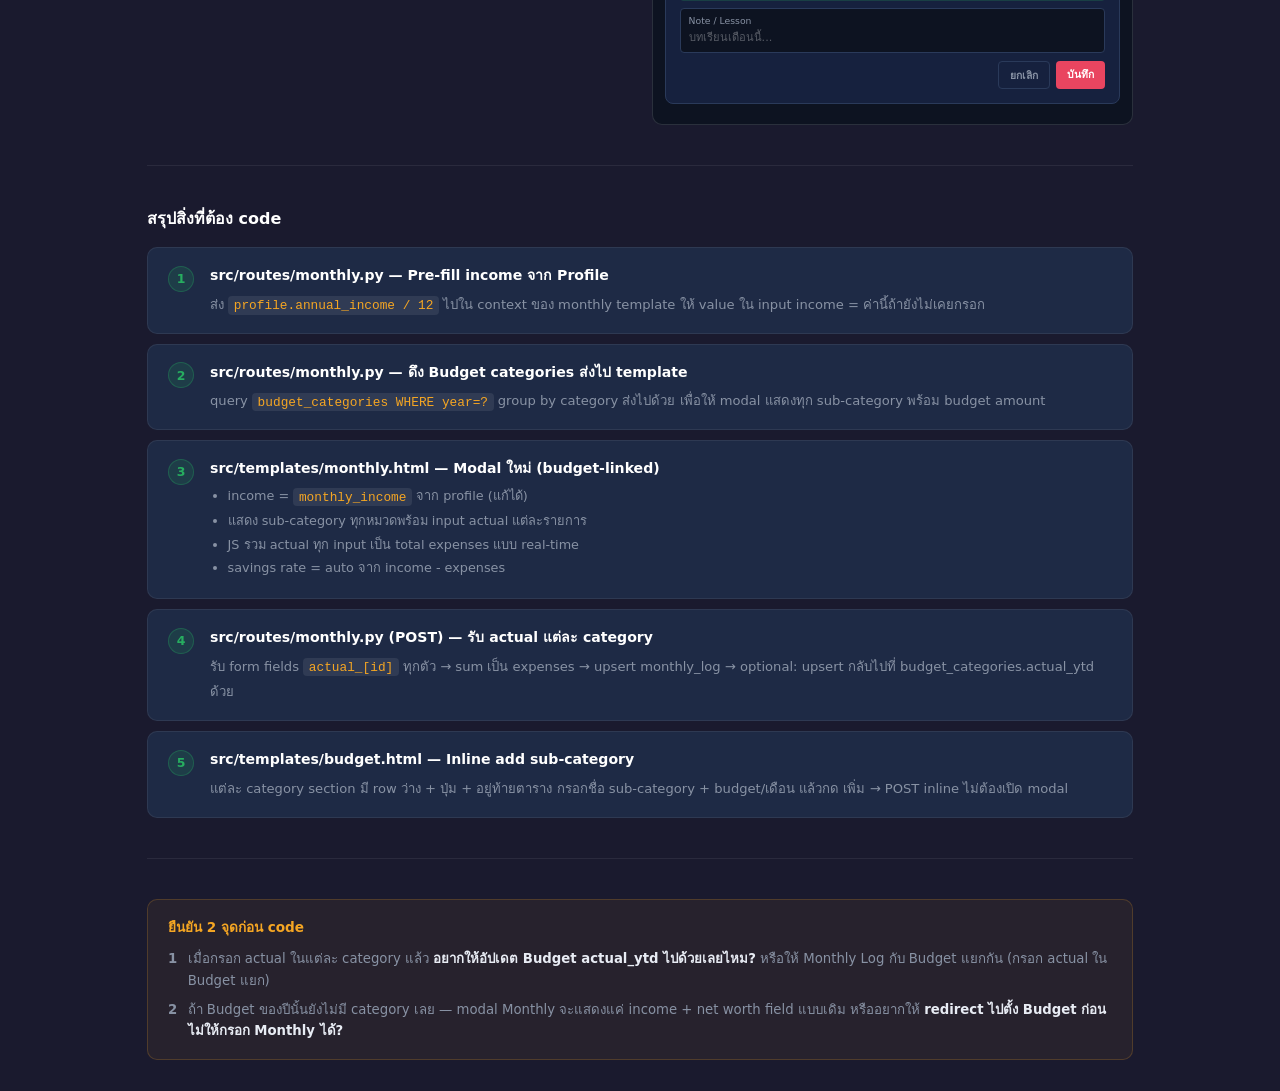
<file: project_planner/plan-monthly-budget.html>
<!DOCTYPE html>
<html lang="th">
<head>
<meta charset="UTF-8">
<meta name="viewport" content="width=device-width, initial-scale=1.0">
<title>Plan: Monthly + Budget Improvements</title>
<style>
  :root {
    --navy:#1A1A2E; --mid:#16213E; --card:#1E2A45; --card2:#243050;
    --accent:#E94560; --gold:#F5A623; --green:#27AE60; --blue:#3498DB;
    --white:#FFFFFF; --gray:#8892A4; --text:#E8ECF4;
    --border:rgba(255,255,255,.07); --border2:rgba(255,255,255,.12);
  }
  * { box-sizing:border-box; margin:0; padding:0; }
  body { font-family:'Segoe UI',system-ui,sans-serif; background:var(--navy); color:var(--text); line-height:1.6; padding:2rem; max-width:1050px; margin:0 auto; }
  h1 { font-size:1.7rem; font-weight:800; color:var(--white); margin-bottom:.4rem; }
  h2 { font-size:1rem; font-weight:700; color:var(--white); margin-bottom:.75rem; }
  h3 { font-size:.88rem; font-weight:700; color:var(--white); margin-bottom:.4rem; }
  .badge { display:inline-block; background:rgba(233,69,96,.15); border:1px solid rgba(233,69,96,.4); color:var(--accent); font-size:.7rem; font-weight:700; letter-spacing:1.5px; padding:.2rem .75rem; border-radius:999px; text-transform:uppercase; margin-bottom:1rem; }
  .subtitle { color:var(--gray); font-size:.9rem; margin-bottom:2rem; }
  hr { border:none; border-top:1px solid var(--border); margin:2.5rem 0; }
  code { background:rgba(255,255,255,.08); border-radius:4px; padding:.1rem .35rem; font-size:.8rem; color:var(--gold); font-family:'Consolas',monospace; }

  /* UNDERSTAND CARDS */
  .understand-grid { display:grid; grid-template-columns:repeat(auto-fit,minmax(280px,1fr)); gap:1rem; margin-top:1rem; }
  .u-card { background:var(--card); border:1px solid var(--border); border-radius:12px; padding:1.25rem; }
  .u-card.confirmed { border-color:rgba(39,174,96,.3); }
  .u-card.question  { border-color:rgba(245,166,35,.3); }
  .u-tag { font-size:.68rem; font-weight:700; letter-spacing:1px; text-transform:uppercase; padding:.2rem .55rem; border-radius:5px; margin-bottom:.65rem; display:inline-block; }
  .tag-green  { background:rgba(39,174,96,.12); color:var(--green); border:1px solid rgba(39,174,96,.2); }
  .tag-gold   { background:rgba(245,166,35,.12); color:var(--gold); border:1px solid rgba(245,166,35,.2); }
  .u-card p   { font-size:.84rem; color:var(--gray); margin-top:.35rem; }
  .u-card strong { color:var(--text); }

  /* FLOW */
  .flow-box { background:rgba(0,0,0,.2); border:1px solid var(--border); border-radius:10px; padding:1.25rem; margin-top:1rem; }
  .flow-row { display:flex; align-items:center; gap:.6rem; flex-wrap:wrap; margin-bottom:.6rem; }
  .flow-row:last-child { margin-bottom:0; }
  .fnode { border-radius:7px; padding:.35rem .85rem; font-size:.8rem; }
  .fn-old { background:rgba(233,69,96,.1); border:1px solid rgba(233,69,96,.2); color:#F08090; text-decoration:line-through; opacity:.7; }
  .fn-new { background:rgba(39,174,96,.1); border:1px solid rgba(39,174,96,.25); color:var(--green); font-weight:600; }
  .fn-gray { background:rgba(255,255,255,.06); border:1px solid rgba(255,255,255,.1); color:var(--text); }
  .arrow { color:var(--gray); font-size:1rem; }
  .flow-label { font-size:.72rem; color:var(--gray); min-width:80px; font-style:italic; }

  /* MOCKUP */
  .mockup { background:#0D1321; border:1px solid var(--border2); border-radius:10px; overflow:hidden; font-size:.78rem; }
  .mockup-bar { background:#16213E; padding:.4rem .75rem; display:flex; align-items:center; gap:.4rem; border-bottom:1px solid var(--border); }
  .mdot { width:8px; height:8px; border-radius:50%; }
  .murl { background:rgba(255,255,255,.06); border-radius:4px; padding:.15rem .6rem; font-size:.68rem; color:var(--gray); margin-left:.25rem; }
  .mb { padding:.75rem; }

  /* wireframe elements */
  .wf-nav { background:#1A2744; border:1px solid #2A3A5A; border-radius:5px; padding:.35rem .75rem; margin-bottom:.6rem; display:flex; gap:1rem; align-items:center; }
  .wf-logo { color:var(--accent); font-weight:700; font-size:.75rem; }
  .wf-link { color:var(--gray); font-size:.65rem; }
  .wf-link.active { color:var(--white); }

  .wf-modal { background:#16213E; border:1px solid #2A3A5A; border-radius:8px; padding:.85rem; margin:.5rem 0; }
  .wf-modal-title { color:var(--white); font-weight:700; font-size:.82rem; margin-bottom:.6rem; border-bottom:1px solid #2A3A5A; padding-bottom:.4rem; }
  .wf-field { background:#0D1321; border:1px solid #2A3A5A; border-radius:4px; padding:.3rem .5rem; margin-bottom:.4rem; }
  .wf-label { color:var(--gray); font-size:.58rem; }
  .wf-val { color:var(--text); font-size:.7rem; margin-top:.05rem; }
  .wf-val.auto { color:var(--gold); }
  .wf-val.green { color:var(--green); }
  .wf-row { display:grid; grid-template-columns:1fr 1fr; gap:.35rem; margin-bottom:.35rem; }
  .wf-row3 { display:grid; grid-template-columns:1fr 1fr 1fr; gap:.35rem; margin-bottom:.35rem; }
  .wf-section { background:#243050; border-radius:5px; padding:.4rem .6rem; margin-bottom:.35rem; }
  .wf-section-label { color:var(--gold); font-size:.6rem; font-weight:700; text-transform:uppercase; letter-spacing:.5px; margin-bottom:.3rem; }
  .wf-cat-row { display:flex; align-items:center; gap:.4rem; padding:.2rem 0; border-bottom:1px solid rgba(255,255,255,.04); }
  .wf-cat-name { color:var(--text); font-size:.65rem; flex:1; }
  .wf-cat-budget { color:var(--gray); font-size:.62rem; min-width:55px; text-align:right; }
  .wf-cat-input { background:#0D1321; border:1px solid #2A3A5A; border-radius:3px; padding:.15rem .3rem; width:65px; color:var(--text); font-size:.62rem; }
  .wf-total-row { display:flex; justify-content:space-between; padding:.35rem .4rem; background:#0D1321; border-radius:4px; margin-top:.35rem; }
  .wf-total-label { color:var(--gray); font-size:.65rem; }
  .wf-total-val { color:var(--white); font-weight:700; font-size:.72rem; }
  .wf-btn { display:inline-block; background:var(--accent); color:white; font-size:.65rem; padding:.3rem .7rem; border-radius:4px; font-weight:700; }
  .wf-btn.ghost { background:transparent; border:1px solid #2A3A5A; color:var(--gray); }
  .wf-btn.gold { background:rgba(245,166,35,.15); border:1px solid rgba(245,166,35,.3); color:var(--gold); }
  .wf-badge { display:inline-block; font-size:.58rem; padding:.1rem .35rem; border-radius:3px; }
  .wf-badge.green { background:rgba(39,174,96,.2); color:var(--green); }
  .wf-badge.gold  { background:rgba(245,166,35,.2); color:var(--gold); }
  .wf-prog { background:rgba(255,255,255,.06); border-radius:3px; height:5px; margin-top:.15rem; }
  .wf-prog-bar { height:100%; border-radius:3px; }

  .wf-note { background:rgba(245,166,35,.06); border:1px solid rgba(245,166,35,.15); border-radius:5px; padding:.4rem .6rem; margin-bottom:.4rem; font-size:.65rem; color:var(--gold); }

  .wf-table { background:#1E2A45; border:1px solid #2A3A5A; border-radius:5px; overflow:hidden; }
  .wf-thead { background:#243050; display:flex; }
  .wf-th { flex:1; padding:.28rem .4rem; color:var(--gray); font-size:.58rem; border-right:1px solid #2A3A5A; }
  .wf-tr { display:flex; border-top:1px solid #2A3A5A; }
  .wf-td { flex:1; padding:.25rem .4rem; color:var(--text); font-size:.62rem; border-right:1px solid #2A3A5A; }
  .wf-td.dim { color:var(--gray); }
  .wf-td.gold { color:var(--gold); }
  .wf-td.green { color:var(--green); }
  .wf-td.red { color:var(--accent); }
  .wf-inline-add { display:flex; gap:.35rem; align-items:center; padding:.35rem .5rem; background:rgba(255,255,255,.02); border-top:1px dashed rgba(255,255,255,.08); }
  .wf-inline-input { background:#0D1321; border:1px solid #2A3A5A; border-radius:3px; padding:.2rem .4rem; color:var(--text); font-size:.62rem; flex:1; }

  /* CHANGE LIST */
  .changes { display:flex; flex-direction:column; gap:.65rem; margin-top:1rem; }
  .change-item { background:var(--card); border:1px solid var(--border); border-radius:10px; padding:1rem 1.25rem; display:flex; gap:1rem; }
  .change-num { width:26px; height:26px; border-radius:50%; flex-shrink:0; background:rgba(39,174,96,.15); border:1px solid rgba(39,174,96,.3); color:var(--green); font-size:.78rem; font-weight:700; display:flex; align-items:center; justify-content:center; margin-top:.1rem; }
  .change-item strong { color:var(--white); display:block; font-size:.88rem; margin-bottom:.25rem; }
  .change-item span { color:var(--gray); font-size:.82rem; }
  .change-item ul { margin-top:.4rem; padding-left:1.1rem; }
  .change-item li { color:var(--gray); font-size:.8rem; margin-bottom:.2rem; }
  .change-item li strong { color:var(--text); display:inline; font-size:.8rem; }

  /* QUESTION BOX */
  .q-box { background:rgba(245,166,35,.06); border:1px solid rgba(245,166,35,.2); border-radius:10px; padding:1.1rem 1.25rem; margin-top:1rem; }
  .q-box h3 { color:var(--gold); font-size:.85rem; margin-bottom:.6rem; }
  .q-list2 { display:flex; flex-direction:column; gap:.5rem; }
  .q2 { display:flex; gap:.65rem; font-size:.83rem; }
  .q2-num { color:var(--gold); font-weight:700; flex-shrink:0; }
  .q2 span { color:var(--gray); }
  .q2 strong { color:var(--text); }

  .two-col { display:grid; grid-template-columns:1fr 1fr; gap:1.5rem; }
  @media(max-width:700px) { .two-col { grid-template-columns:1fr; } }
</style>
</head>
<body>

<div class="badge">Feature Plan</div>
<h1>Monthly Log + Budget — สิ่งที่ต้องปรับ</h1>
<p class="subtitle">สรุปความเข้าใจก่อน code — confirm แล้วค่อยลงมือ</p>

<!-- WHAT I UNDERSTAND -->
<h2>ที่เข้าใจจากที่บอก</h2>
<div class="understand-grid">
  <div class="u-card confirmed">
    <span class="u-tag tag-green">เข้าใจแล้ว</span>
    <h3>1. Income ดึงจาก Profile อัตโนมัติ</h3>
    <p>ตอนเปิด modal กรอก Monthly Log — ช่อง <strong>รายได้</strong> ควร pre-fill ด้วย <code>annual_income ÷ 12</code> จาก Profile ให้เลย ไม่ต้องพิมพ์ซ้ำทุกเดือน แก้ได้ถ้าอยากใส่ต่างออกไป</p>
  </div>
  <div class="u-card confirmed">
    <span class="u-tag tag-green">เข้าใจแล้ว</span>
    <h3>2. Monthly modal ดึง Budget มาคำนวณรายจ่าย</h3>
    <p>เมื่อกดเปิดเดือน — modal จะแสดง <strong>ทุก sub-category จาก Budget</strong> ให้กรอก actual รายหมวด แล้ว <strong>รวม auto เป็นรายจ่ายรวม</strong> ไม่ต้องคิดเองและตรง category เลย</p>
  </div>
  <div class="u-card confirmed">
    <span class="u-tag tag-green">เข้าใจแล้ว</span>
    <h3>3. Budget — เพิ่ม Sub-category ได้ไม่อั้น</h3>
    <p>ปัจจุบัน add ได้แต่ต้องเปิด modal แยก — ปรับให้ <strong>inline ในตารางทุกหมวด</strong> กดปุ่ม + แล้วพิมพ์ชื่อ sub-category ใหม่ได้เลยไม่ต้องเปิด popup</p>
  </div>
  <div class="u-card confirmed">
    <span class="u-tag tag-green">เข้าใจแล้ว</span>
    <h3>4. Flow: Budget ก่อน → Monthly Log ทีหลัง</h3>
    <p>ต้องตั้ง <strong>Budget ให้เสร็จก่อน</strong> แล้วค่อยมากรอก Monthly Log — เพราะ Monthly จะดึง category จาก Budget มาแสดง ถ้า Budget ยังว่างอยู่ Monthly จะไม่มี category ให้กรอก</p>
  </div>
</div>

<hr>

<!-- FLOW CHANGE -->
<h2>Flow ที่จะเปลี่ยน</h2>
<div class="flow-box">
  <div class="flow-row">
    <span class="flow-label">เดิม</span>
    <span class="fnode fn-gray">Monthly modal</span>
    <span class="arrow">→</span>
    <span class="fnode fn-old">พิมพ์ income เอง</span>
    <span class="arrow">→</span>
    <span class="fnode fn-old">พิมพ์ expenses รวม</span>
    <span class="arrow">→</span>
    <span class="fnode fn-gray">บันทึก</span>
  </div>
  <div class="flow-row">
    <span class="flow-label">ใหม่</span>
    <span class="fnode fn-gray">Budget ตั้งค่าก่อน</span>
    <span class="arrow">→</span>
    <span class="fnode fn-gray">Monthly modal</span>
    <span class="arrow">→</span>
    <span class="fnode fn-new">income = profile ÷ 12 (auto)</span>
    <span class="arrow">→</span>
    <span class="fnode fn-new">กรอก actual ทีละหมวด</span>
    <span class="arrow">→</span>
    <span class="fnode fn-new">expenses รวมอัตโนมัติ</span>
    <span class="arrow">→</span>
    <span class="fnode fn-gray">บันทึก</span>
  </div>
</div>

<hr>

<!-- WIREFRAMES -->
<h2>Wireframe — หน้าที่จะเปลี่ยน</h2>
<div class="two-col">

  <!-- BUDGET PAGE -->
  <div>
    <h3 style="margin-bottom:.75rem; color:var(--gold);">Budget — Inline Add Sub-category</h3>
    <div class="mockup">
      <div class="mockup-bar">
        <div class="mdot" style="background:#ff5f57"></div>
        <div class="mdot" style="background:#febc2e"></div>
        <div class="mdot" style="background:#28c840"></div>
        <div class="murl">localhost:5000/budget</div>
      </div>
      <div class="mb">
        <div class="wf-nav"><span class="wf-logo">MND</span><div style="display:flex;gap:.6rem;"><span class="wf-link">Dashboard</span><span class="wf-link active">Budget</span><span class="wf-link">Monthly</span></div></div>

        <div style="color:var(--gold);font-size:.65rem;font-weight:700;text-transform:uppercase;margin:.3rem 0 .25rem;">อาหาร</div>
        <div class="wf-table">
          <div class="wf-thead">
            <div class="wf-th" style="flex:2">Sub-category</div>
            <div class="wf-th">฿/เดือน</div>
            <div class="wf-th">฿/ปี</div>
            <div class="wf-th">Actual</div>
            <div class="wf-th">%</div>
            <div class="wf-th" style="flex:0.4"></div>
          </div>
          <div class="wf-tr">
            <div class="wf-td" style="flex:2">อาหารที่บ้าน</div>
            <div class="wf-td gold">5,000</div>
            <div class="wf-td dim">60,000</div>
            <div class="wf-td">38,000</div>
            <div class="wf-td green">63%</div>
            <div class="wf-td" style="flex:0.4;color:var(--accent);cursor:pointer;">✕</div>
          </div>
          <div class="wf-tr">
            <div class="wf-td" style="flex:2">อาหารนอกบ้าน</div>
            <div class="wf-td gold">3,000</div>
            <div class="wf-td dim">36,000</div>
            <div class="wf-td">34,500</div>
            <div class="wf-td" style="color:var(--accent);">96%</div>
            <div class="wf-td" style="flex:0.4;color:var(--accent);cursor:pointer;">✕</div>
          </div>
          <!-- INLINE ADD ROW -->
          <div class="wf-inline-add">
            <span style="color:var(--green);font-size:.65rem;">+</span>
            <div class="wf-inline-input" style="flex:2;" placeholder="ชื่อ sub-category ใหม่...">เครื่องดื่ม Delivery</div>
            <div class="wf-inline-input" placeholder="฿/เดือน">800</div>
            <span class="wf-btn" style="font-size:.6rem;padding:.2rem .5rem;">เพิ่ม</span>
          </div>
        </div>

        <div style="margin-top:.5rem;display:flex;gap:.3rem;align-items:center;">
          <span style="color:var(--gray);font-size:.62rem;">กด + เพื่อเพิ่ม sub-category ได้ทุกหมวดโดยไม่จำกัด</span>
        </div>

        <div style="margin-top:.6rem;">
          <span class="wf-btn">💾 บันทึกทั้งหมด</span>
        </div>
      </div>
    </div>
  </div>

  <!-- MONTHLY MODAL -->
  <div>
    <h3 style="margin-bottom:.75rem; color:var(--gold);">Monthly Modal — Budget-linked</h3>
    <div class="mockup">
      <div class="mockup-bar">
        <div class="mdot" style="background:#ff5f57"></div>
        <div class="mdot" style="background:#febc2e"></div>
        <div class="mdot" style="background:#28c840"></div>
        <div class="murl">localhost:5000/monthly → modal กรกฎาคม</div>
      </div>
      <div class="mb">
        <div class="wf-modal">
          <div class="wf-modal-title">กรกฎาคม 2026</div>

          <!-- Income auto-fill -->
          <div class="wf-note">💡 รายได้ดึงจาก Profile (฿300,000 ÷ 12) — แก้ไขได้ถ้าต่างออกไป</div>
          <div class="wf-row">
            <div class="wf-field">
              <div class="wf-label">รายได้ (฿)</div>
              <div class="wf-val auto">25,000 ← จาก Profile</div>
            </div>
            <div class="wf-field">
              <div class="wf-label">Net Worth สิ้นเดือน (฿)</div>
              <div class="wf-val" style="color:rgba(255,255,255,.3);">กรอกด้วยตนเอง</div>
            </div>
          </div>

          <!-- Budget breakdown by category -->
          <div style="font-size:.65rem;color:var(--accent);font-weight:700;text-transform:uppercase;letter-spacing:.5px;margin:.45rem 0 .3rem;">รายจ่ายแยกหมวด (ดึงจาก Budget)</div>

          <div class="wf-section">
            <div class="wf-section-label">อาหาร</div>
            <div class="wf-cat-row">
              <div class="wf-cat-name">อาหารที่บ้าน</div>
              <div class="wf-cat-budget">Budget ฿5,000</div>
              <input class="wf-cat-input" placeholder="0" value="4,200">
            </div>
            <div class="wf-cat-row">
              <div class="wf-cat-name">อาหารนอกบ้าน</div>
              <div class="wf-cat-budget">Budget ฿3,000</div>
              <input class="wf-cat-input" placeholder="0" value="3,800">
            </div>
            <div class="wf-cat-row" style="border-bottom:none;">
              <div class="wf-cat-name">เครื่องดื่ม / กาแฟ</div>
              <div class="wf-cat-budget">Budget ฿1,000</div>
              <input class="wf-cat-input" placeholder="0" value="">
            </div>
          </div>

          <div class="wf-section">
            <div class="wf-section-label">ที่อยู่อาศัย</div>
            <div class="wf-cat-row" style="border-bottom:none;">
              <div class="wf-cat-name">ค่าเช่า / ค่าผ่อนบ้าน</div>
              <div class="wf-cat-budget">Budget ฿8,000</div>
              <input class="wf-cat-input" placeholder="0" value="8,000">
            </div>
          </div>

          <div style="color:var(--gray);font-size:.6rem;margin:.3rem 0;">... หมวดอื่น ๆ (scroll ดูได้) ...</div>

          <!-- Auto-sum -->
          <div class="wf-total-row">
            <div class="wf-total-label">รายจ่ายรวม (คำนวณอัตโนมัติ)</div>
            <div class="wf-total-val" style="color:var(--accent);">฿16,000</div>
          </div>
          <div class="wf-total-row" style="margin-top:.3rem;background:rgba(39,174,96,.08);border:1px solid rgba(39,174,96,.15);border-radius:4px;">
            <div class="wf-total-label">Savings Rate</div>
            <div class="wf-total-val" style="color:var(--green);">36.0% ← auto</div>
          </div>

          <!-- Note -->
          <div class="wf-field" style="margin-top:.4rem;">
            <div class="wf-label">Note / Lesson</div>
            <div class="wf-val" style="color:rgba(255,255,255,.3);">บทเรียนเดือนนี้...</div>
          </div>

          <div style="display:flex;gap:.35rem;margin-top:.5rem;justify-content:flex-end;">
            <span class="wf-btn ghost">ยกเลิก</span>
            <span class="wf-btn">บันทึก</span>
          </div>
        </div>
      </div>
    </div>
  </div>
</div>

<hr>

<!-- CHANGE LIST -->
<h2>สรุปสิ่งที่ต้อง code</h2>
<div class="changes">
  <div class="change-item">
    <div class="change-num">1</div>
    <div>
      <strong>src/routes/monthly.py — Pre-fill income จาก Profile</strong>
      <span>ส่ง <code>profile.annual_income / 12</code> ไปใน context ของ monthly template ให้ value ใน input income = ค่านี้ถ้ายังไม่เคยกรอก</span>
    </div>
  </div>
  <div class="change-item">
    <div class="change-num">2</div>
    <div>
      <strong>src/routes/monthly.py — ดึง Budget categories ส่งไป template</strong>
      <span>query <code>budget_categories WHERE year=?</code> group by category ส่งไปด้วย เพื่อให้ modal แสดงทุก sub-category พร้อม budget amount</span>
    </div>
  </div>
  <div class="change-item">
    <div class="change-num">3</div>
    <div>
      <strong>src/templates/monthly.html — Modal ใหม่ (budget-linked)</strong>
      <ul>
        <li>income = <code>monthly_income</code> จาก profile (แก้ได้)</li>
        <li>แสดง sub-category ทุกหมวดพร้อม input actual แต่ละรายการ</li>
        <li>JS รวม actual ทุก input เป็น total expenses แบบ real-time</li>
        <li>savings rate = auto จาก income - expenses</li>
      </ul>
    </div>
  </div>
  <div class="change-item">
    <div class="change-num">4</div>
    <div>
      <strong>src/routes/monthly.py (POST) — รับ actual แต่ละ category</strong>
      <span>รับ form fields <code>actual_[id]</code> ทุกตัว → sum เป็น expenses → upsert monthly_log → optional: upsert กลับไปที่ budget_categories.actual_ytd ด้วย</span>
    </div>
  </div>
  <div class="change-item">
    <div class="change-num">5</div>
    <div>
      <strong>src/templates/budget.html — Inline add sub-category</strong>
      <span>แต่ละ category section มี row ว่าง + ปุ่ม + อยู่ท้ายตาราง กรอกชื่อ sub-category + budget/เดือน แล้วกด เพิ่ม → POST inline ไม่ต้องเปิด modal</span>
    </div>
  </div>
</div>

<hr>

<!-- CONFIRM QUESTION -->
<div class="q-box">
  <h3>ยืนยัน 2 จุดก่อน code</h3>
  <div class="q-list2">
    <div class="q2">
      <span class="q2-num">1</span>
      <span>เมื่อกรอก actual ในแต่ละ category แล้ว <strong>อยากให้อัปเดต Budget actual_ytd ไปด้วยเลยไหม?</strong> หรือให้ Monthly Log กับ Budget แยกกัน (กรอก actual ใน Budget แยก)</span>
    </div>
    <div class="q2">
      <span class="q2-num">2</span>
      <span>ถ้า Budget ของปีนั้นยังไม่มี category เลย — modal Monthly จะแสดงแค่ income + net worth field แบบเดิม หรืออยากให้ <strong>redirect ไปตั้ง Budget ก่อนไม่ให้กรอก Monthly ได้?</strong></span>
    </div>
  </div>
</div>

</body>
</html>
</file>
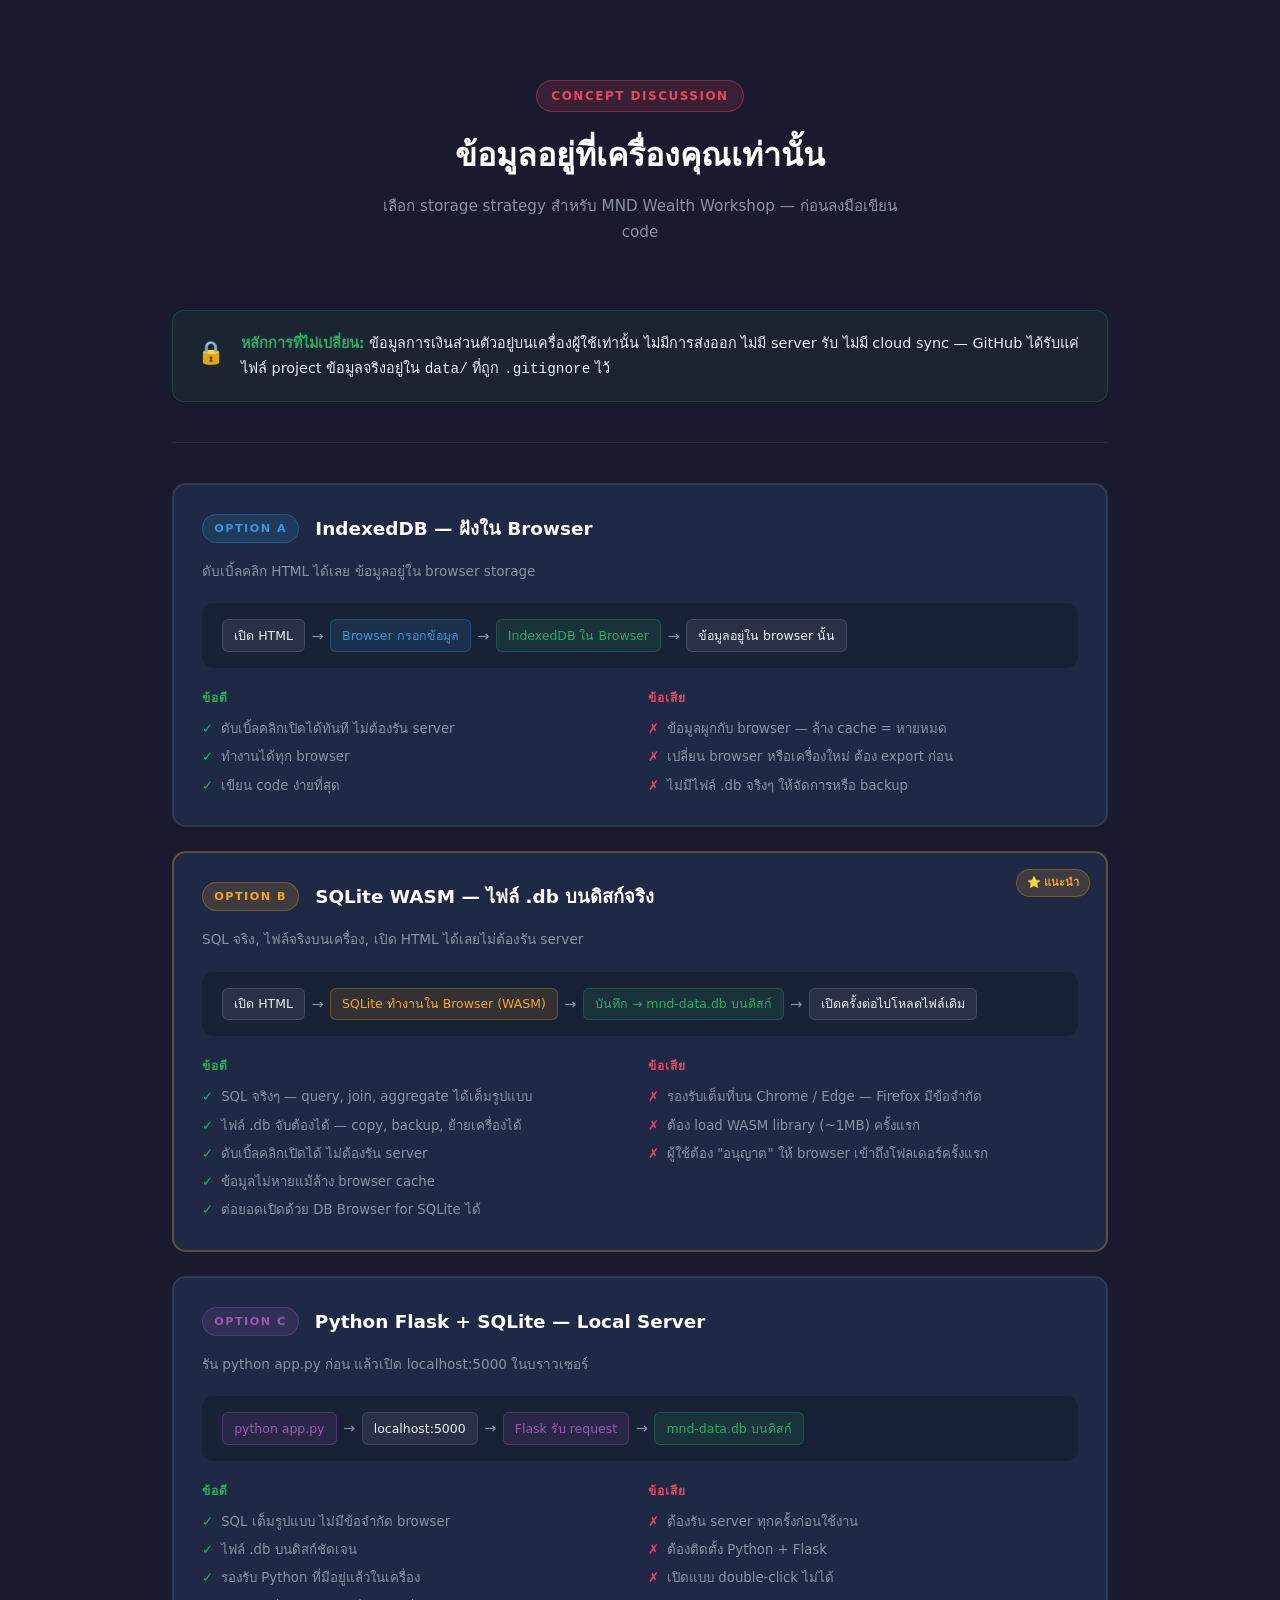
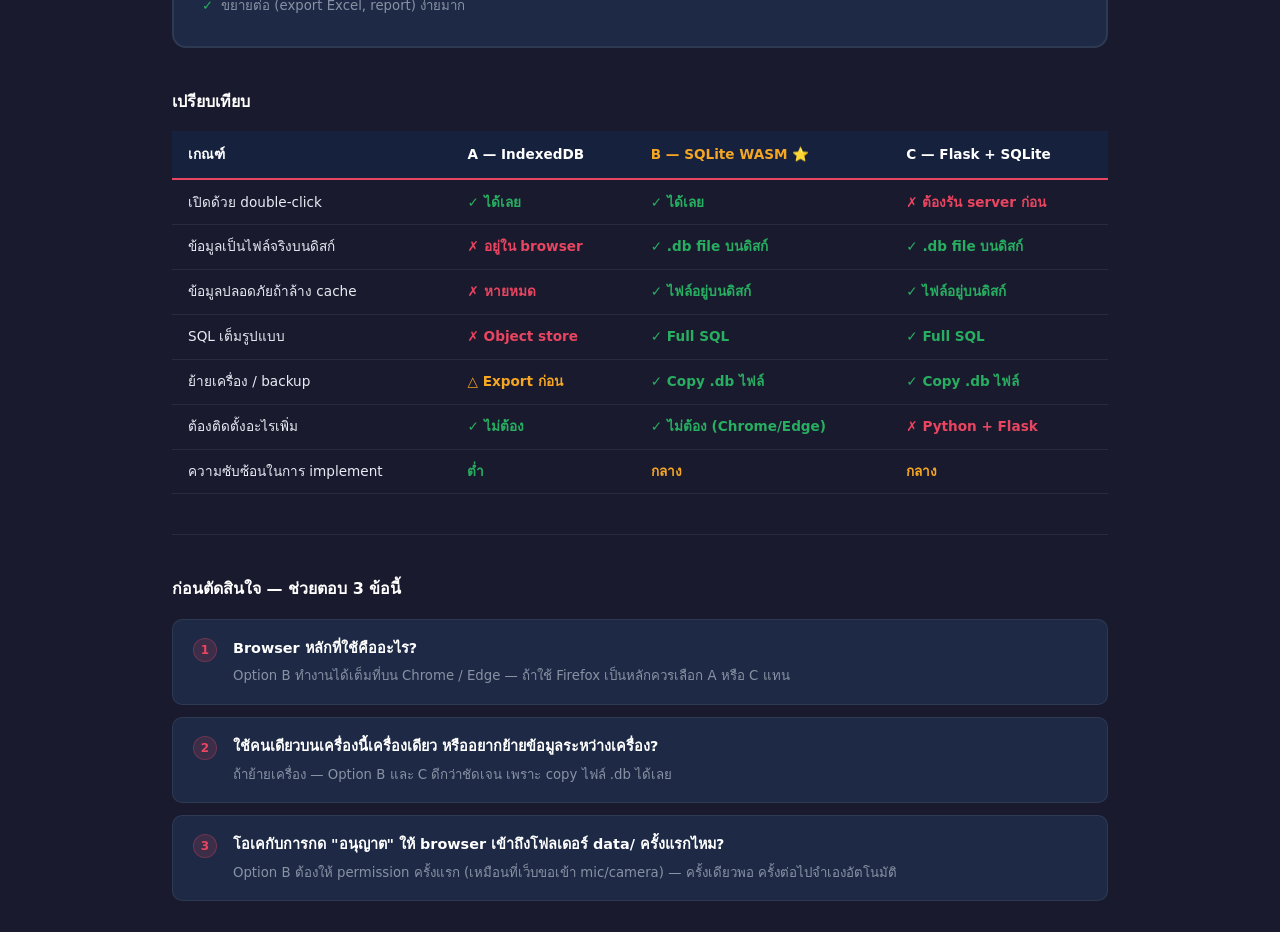
<file: project_planner/storage-concept.html>
<!DOCTYPE html>
<html lang="th">
<head>
<meta charset="UTF-8">
<meta name="viewport" content="width=device-width, initial-scale=1.0">
<title>Storage Concept — MND Workshop</title>
<style>
  :root {
    --navy:   #1A1A2E;
    --mid:    #16213E;
    --accent: #E94560;
    --gold:   #F5A623;
    --green:  #27AE60;
    --blue:   #3498DB;
    --purple: #9B59B6;
    --white:  #FFFFFF;
    --gray:   #8892A4;
    --text:   #E8ECF4;
    --card:   #1E2A45;
    --border: rgba(255,255,255,.07);
  }
  * { box-sizing: border-box; margin: 0; padding: 0; }
  body {
    font-family: 'Segoe UI', system-ui, sans-serif;
    background: var(--navy);
    color: var(--text);
    line-height: 1.7;
    padding: 2rem;
    max-width: 1000px;
    margin: 0 auto;
  }

  /* ── HEADER ── */
  .header { text-align: center; padding: 3rem 0 2rem; }
  .badge {
    display: inline-block;
    background: rgba(233,69,96,.15);
    border: 1px solid rgba(233,69,96,.4);
    color: var(--accent); font-size: .75rem;
    font-weight: 700; letter-spacing: 1.5px;
    padding: .3rem .9rem; border-radius: 999px;
    text-transform: uppercase; margin-bottom: 1rem;
  }
  h1 { font-size: 2rem; font-weight: 800; color: var(--white); margin-bottom: .75rem; }
  .subtitle { color: var(--gray); max-width: 520px; margin: 0 auto; font-size: .95rem; }

  /* ── PRINCIPLE BOX ── */
  .principle {
    background: rgba(39,174,96,.08);
    border: 1px solid rgba(39,174,96,.25);
    border-radius: 12px;
    padding: 1.25rem 1.5rem;
    margin: 2rem 0;
    display: flex; align-items: flex-start; gap: 1rem;
  }
  .principle-icon { font-size: 1.4rem; flex-shrink: 0; margin-top: .1rem; }
  .principle p { font-size: .9rem; color: var(--text); }
  .principle strong { color: var(--green); }

  /* ── OPTIONS ── */
  .options { display: flex; flex-direction: column; gap: 1.5rem; margin: 2rem 0; }

  .option {
    background: var(--card);
    border: 2px solid var(--border);
    border-radius: 14px;
    padding: 1.75rem;
    transition: border-color .2s;
    cursor: pointer;
    position: relative;
  }
  .option:hover { border-color: rgba(255,255,255,.15); }
  .option.selected { border-color: var(--accent); }
  .option.recommended { border-color: rgba(245,166,35,.3); }

  .option-header { display: flex; align-items: center; gap: 1rem; margin-bottom: 1rem; }
  .option-label {
    font-size: .7rem; font-weight: 700; letter-spacing: 1.5px;
    text-transform: uppercase; padding: .25rem .7rem;
    border-radius: 999px;
  }
  .label-a { background: rgba(52,152,219,.15); color: var(--blue); border: 1px solid rgba(52,152,219,.3); }
  .label-b { background: rgba(245,166,35,.15); color: var(--gold); border: 1px solid rgba(245,166,35,.3); }
  .label-c { background: rgba(155,89,182,.15); color: var(--purple); border: 1px solid rgba(155,89,182,.3); }

  .rec-badge {
    position: absolute; top: 1rem; right: 1rem;
    background: rgba(245,166,35,.15);
    border: 1px solid rgba(245,166,35,.3);
    color: var(--gold); font-size: .7rem; font-weight: 700;
    padding: .2rem .6rem; border-radius: 999px;
  }

  .option h2 { font-size: 1.15rem; color: var(--white); }
  .option-tagline { font-size: .85rem; color: var(--gray); margin-bottom: 1.25rem; }

  /* ── FLOW DIAGRAM ── */
  .flow {
    background: rgba(0,0,0,.2);
    border-radius: 10px;
    padding: 1rem 1.25rem;
    margin-bottom: 1.25rem;
    font-size: .8rem;
    display: flex; align-items: center;
    flex-wrap: wrap; gap: .4rem;
  }
  .flow-node {
    background: rgba(255,255,255,.07);
    border: 1px solid rgba(255,255,255,.12);
    border-radius: 6px;
    padding: .3rem .7rem;
    color: var(--text); font-size: .78rem;
  }
  .flow-node.highlight-b { background: rgba(245,166,35,.12); border-color: rgba(245,166,35,.3); color: var(--gold); }
  .flow-node.highlight-a { background: rgba(52,152,219,.12); border-color: rgba(52,152,219,.3); color: var(--blue); }
  .flow-node.highlight-c { background: rgba(155,89,182,.12); border-color: rgba(155,89,182,.3); color: var(--purple); }
  .flow-node.stored { background: rgba(39,174,96,.12); border-color: rgba(39,174,96,.3); color: var(--green); }
  .flow-arrow { color: var(--gray); font-size: .9rem; }

  /* ── PROS/CONS ── */
  .pc-grid { display: grid; grid-template-columns: 1fr 1fr; gap: 1rem; }
  .pc-col h4 { font-size: .75rem; font-weight: 700; letter-spacing: 1px; text-transform: uppercase; margin-bottom: .6rem; }
  .pros h4 { color: var(--green); }
  .cons h4 { color: var(--accent); }
  .pc-col ul { list-style: none; display: flex; flex-direction: column; gap: .35rem; }
  .pc-col li { font-size: .83rem; color: var(--gray); display: flex; gap: .5rem; }
  .pc-col li::before { flex-shrink: 0; }
  .pros li::before { content: '✓'; color: var(--green); }
  .cons li::before { content: '✗'; color: var(--accent); }

  /* ── QUESTIONS ── */
  .questions-section { margin-top: 2.5rem; }
  .questions-section h3 { font-size: 1rem; color: var(--white); margin-bottom: 1rem; }
  .q-list { display: flex; flex-direction: column; gap: .75rem; }
  .q-item {
    background: var(--card);
    border: 1px solid var(--border);
    border-radius: 10px;
    padding: 1rem 1.25rem;
    display: flex; gap: 1rem; align-items: flex-start;
  }
  .q-num {
    width: 24px; height: 24px; border-radius: 50%;
    background: rgba(233,69,96,.15); border: 1px solid rgba(233,69,96,.3);
    color: var(--accent); font-size: .75rem; font-weight: 700;
    display: flex; align-items: center; justify-content: center;
    flex-shrink: 0; margin-top: .15rem;
  }
  .q-text { font-size: .9rem; }
  .q-text strong { color: var(--white); display: block; margin-bottom: .2rem; }
  .q-text span { color: var(--gray); font-size: .83rem; }

  /* ── COMPARISON TABLE ── */
  .compare { margin-top: 2.5rem; }
  .compare h3 { font-size: 1rem; color: var(--white); margin-bottom: 1rem; }
  table { width: 100%; border-collapse: collapse; font-size: .85rem; }
  th {
    background: var(--mid); color: var(--white);
    padding: .75rem 1rem; text-align: left; font-weight: 700;
    border-bottom: 2px solid var(--accent);
  }
  td { padding: .65rem 1rem; border-bottom: 1px solid var(--border); color: var(--gray); }
  tr:hover td { background: rgba(255,255,255,.02); }
  td:first-child { color: var(--text); font-weight: 500; }
  .yes { color: var(--green); font-weight: 600; }
  .no  { color: var(--accent); font-weight: 600; }
  .mid { color: var(--gold); font-weight: 600; }
  th.col-b { color: var(--gold); }

  hr { border: none; border-top: 1px solid var(--border); margin: 2.5rem 0; }
</style>
</head>
<body>

<div class="header">
  <div class="badge">Concept Discussion</div>
  <h1>ข้อมูลอยู่ที่เครื่องคุณเท่านั้น</h1>
  <p class="subtitle">เลือก storage strategy สำหรับ MND Wealth Workshop — ก่อนลงมือเขียน code</p>
</div>

<div class="principle">
  <div class="principle-icon">🔒</div>
  <p>
    <strong>หลักการที่ไม่เปลี่ยน:</strong> ข้อมูลการเงินส่วนตัวอยู่บนเครื่องผู้ใช้เท่านั้น
    ไม่มีการส่งออก ไม่มี server รับ ไม่มี cloud sync — GitHub ได้รับแค่ไฟล์ project
    ข้อมูลจริงอยู่ใน <code>data/</code> ที่ถูก <code>.gitignore</code> ไว้
  </p>
</div>

<hr>

<!-- OPTIONS -->
<div class="options">

  <!-- OPTION A -->
  <div class="option">
    <div class="option-header">
      <span class="option-label label-a">Option A</span>
      <h2>IndexedDB — ฝังใน Browser</h2>
    </div>
    <p class="option-tagline">ดับเบิ้ลคลิก HTML ได้เลย ข้อมูลอยู่ใน browser storage</p>
    <div class="flow">
      <span class="flow-node">เปิด HTML</span>
      <span class="flow-arrow">→</span>
      <span class="flow-node highlight-a">Browser กรอกข้อมูล</span>
      <span class="flow-arrow">→</span>
      <span class="flow-node stored">IndexedDB ใน Browser</span>
      <span class="flow-arrow">→</span>
      <span class="flow-node">ข้อมูลอยู่ใน browser นั้น</span>
    </div>
    <div class="pc-grid">
      <div class="pc-col pros">
        <h4>ข้อดี</h4>
        <ul>
          <li>ดับเบิ้ลคลิกเปิดได้ทันที ไม่ต้องรัน server</li>
          <li>ทำงานได้ทุก browser</li>
          <li>เขียน code ง่ายที่สุด</li>
        </ul>
      </div>
      <div class="pc-col cons">
        <h4>ข้อเสีย</h4>
        <ul>
          <li>ข้อมูลผูกกับ browser — ล้าง cache = หายหมด</li>
          <li>เปลี่ยน browser หรือเครื่องใหม่ ต้อง export ก่อน</li>
          <li>ไม่มีไฟล์ .db จริงๆ ให้จัดการหรือ backup</li>
        </ul>
      </div>
    </div>
  </div>

  <!-- OPTION B -->
  <div class="option recommended">
    <div class="rec-badge">⭐ แนะนำ</div>
    <div class="option-header">
      <span class="option-label label-b">Option B</span>
      <h2>SQLite WASM — ไฟล์ .db บนดิสก์จริง</h2>
    </div>
    <p class="option-tagline">SQL จริง, ไฟล์จริงบนเครื่อง, เปิด HTML ได้เลยไม่ต้องรัน server</p>
    <div class="flow">
      <span class="flow-node">เปิด HTML</span>
      <span class="flow-arrow">→</span>
      <span class="flow-node highlight-b">SQLite ทำงานใน Browser (WASM)</span>
      <span class="flow-arrow">→</span>
      <span class="flow-node stored">บันทึก → mnd-data.db บนดิสก์</span>
      <span class="flow-arrow">→</span>
      <span class="flow-node">เปิดครั้งต่อไปโหลดไฟล์เดิม</span>
    </div>
    <div class="pc-grid">
      <div class="pc-col pros">
        <h4>ข้อดี</h4>
        <ul>
          <li>SQL จริงๆ — query, join, aggregate ได้เต็มรูปแบบ</li>
          <li>ไฟล์ .db จับต้องได้ — copy, backup, ย้ายเครื่องได้</li>
          <li>ดับเบิ้ลคลิกเปิดได้ ไม่ต้องรัน server</li>
          <li>ข้อมูลไม่หายแม้ล้าง browser cache</li>
          <li>ต่อยอดเปิดด้วย DB Browser for SQLite ได้</li>
        </ul>
      </div>
      <div class="pc-col cons">
        <h4>ข้อเสีย</h4>
        <ul>
          <li>รองรับเต็มที่บน Chrome / Edge — Firefox มีข้อจำกัด</li>
          <li>ต้อง load WASM library (~1MB) ครั้งแรก</li>
          <li>ผู้ใช้ต้อง "อนุญาต" ให้ browser เข้าถึงโฟลเดอร์ครั้งแรก</li>
        </ul>
      </div>
    </div>
  </div>

  <!-- OPTION C -->
  <div class="option">
    <div class="option-header">
      <span class="option-label label-c">Option C</span>
      <h2>Python Flask + SQLite — Local Server</h2>
    </div>
    <p class="option-tagline">รัน python app.py ก่อน แล้วเปิด localhost:5000 ในบราวเซอร์</p>
    <div class="flow">
      <span class="flow-node highlight-c">python app.py</span>
      <span class="flow-arrow">→</span>
      <span class="flow-node">localhost:5000</span>
      <span class="flow-arrow">→</span>
      <span class="flow-node highlight-c">Flask รับ request</span>
      <span class="flow-arrow">→</span>
      <span class="flow-node stored">mnd-data.db บนดิสก์</span>
    </div>
    <div class="pc-grid">
      <div class="pc-col pros">
        <h4>ข้อดี</h4>
        <ul>
          <li>SQL เต็มรูปแบบ ไม่มีข้อจำกัด browser</li>
          <li>ไฟล์ .db บนดิสก์ชัดเจน</li>
          <li>รองรับ Python ที่มีอยู่แล้วในเครื่อง</li>
          <li>ขยายต่อ (export Excel, report) ง่ายมาก</li>
        </ul>
      </div>
      <div class="pc-col cons">
        <h4>ข้อเสีย</h4>
        <ul>
          <li>ต้องรัน server ทุกครั้งก่อนใช้งาน</li>
          <li>ต้องติดตั้ง Python + Flask</li>
          <li>เปิดแบบ double-click ไม่ได้</li>
        </ul>
      </div>
    </div>
  </div>

</div>

<!-- COMPARISON TABLE -->
<div class="compare">
  <h3>เปรียบเทียบ</h3>
  <table>
    <thead>
      <tr>
        <th>เกณฑ์</th>
        <th>A — IndexedDB</th>
        <th class="col-b">B — SQLite WASM ⭐</th>
        <th>C — Flask + SQLite</th>
      </tr>
    </thead>
    <tbody>
      <tr>
        <td>เปิดด้วย double-click</td>
        <td class="yes">✓ ได้เลย</td>
        <td class="yes">✓ ได้เลย</td>
        <td class="no">✗ ต้องรัน server ก่อน</td>
      </tr>
      <tr>
        <td>ข้อมูลเป็นไฟล์จริงบนดิสก์</td>
        <td class="no">✗ อยู่ใน browser</td>
        <td class="yes">✓ .db file บนดิสก์</td>
        <td class="yes">✓ .db file บนดิสก์</td>
      </tr>
      <tr>
        <td>ข้อมูลปลอดภัยถ้าล้าง cache</td>
        <td class="no">✗ หายหมด</td>
        <td class="yes">✓ ไฟล์อยู่บนดิสก์</td>
        <td class="yes">✓ ไฟล์อยู่บนดิสก์</td>
      </tr>
      <tr>
        <td>SQL เต็มรูปแบบ</td>
        <td class="no">✗ Object store</td>
        <td class="yes">✓ Full SQL</td>
        <td class="yes">✓ Full SQL</td>
      </tr>
      <tr>
        <td>ย้ายเครื่อง / backup</td>
        <td class="mid">△ Export ก่อน</td>
        <td class="yes">✓ Copy .db ไฟล์</td>
        <td class="yes">✓ Copy .db ไฟล์</td>
      </tr>
      <tr>
        <td>ต้องติดตั้งอะไรเพิ่ม</td>
        <td class="yes">✓ ไม่ต้อง</td>
        <td class="yes">✓ ไม่ต้อง (Chrome/Edge)</td>
        <td class="no">✗ Python + Flask</td>
      </tr>
      <tr>
        <td>ความซับซ้อนในการ implement</td>
        <td class="yes">ต่ำ</td>
        <td class="mid">กลาง</td>
        <td class="mid">กลาง</td>
      </tr>
    </tbody>
  </table>
</div>

<hr>

<!-- QUESTIONS -->
<div class="questions-section">
  <h3>ก่อนตัดสินใจ — ช่วยตอบ 3 ข้อนี้</h3>
  <div class="q-list">
    <div class="q-item">
      <div class="q-num">1</div>
      <div class="q-text">
        <strong>Browser หลักที่ใช้คืออะไร?</strong>
        <span>Option B ทำงานได้เต็มที่บน Chrome / Edge — ถ้าใช้ Firefox เป็นหลักควรเลือก A หรือ C แทน</span>
      </div>
    </div>
    <div class="q-item">
      <div class="q-num">2</div>
      <div class="q-text">
        <strong>ใช้คนเดียวบนเครื่องนี้เครื่องเดียว หรืออยากย้ายข้อมูลระหว่างเครื่อง?</strong>
        <span>ถ้าย้ายเครื่อง — Option B และ C ดีกว่าชัดเจน เพราะ copy ไฟล์ .db ได้เลย</span>
      </div>
    </div>
    <div class="q-item">
      <div class="q-num">3</div>
      <div class="q-text">
        <strong>โอเคกับการกด "อนุญาต" ให้ browser เข้าถึงโฟลเดอร์ data/ ครั้งแรกไหม?</strong>
        <span>Option B ต้องให้ permission ครั้งแรก (เหมือนที่เว็บขอเข้า mic/camera) — ครั้งเดียวพอ ครั้งต่อไปจำเองอัตโนมัติ</span>
      </div>
    </div>
  </div>
</div>

</body>
</html>
</file>
